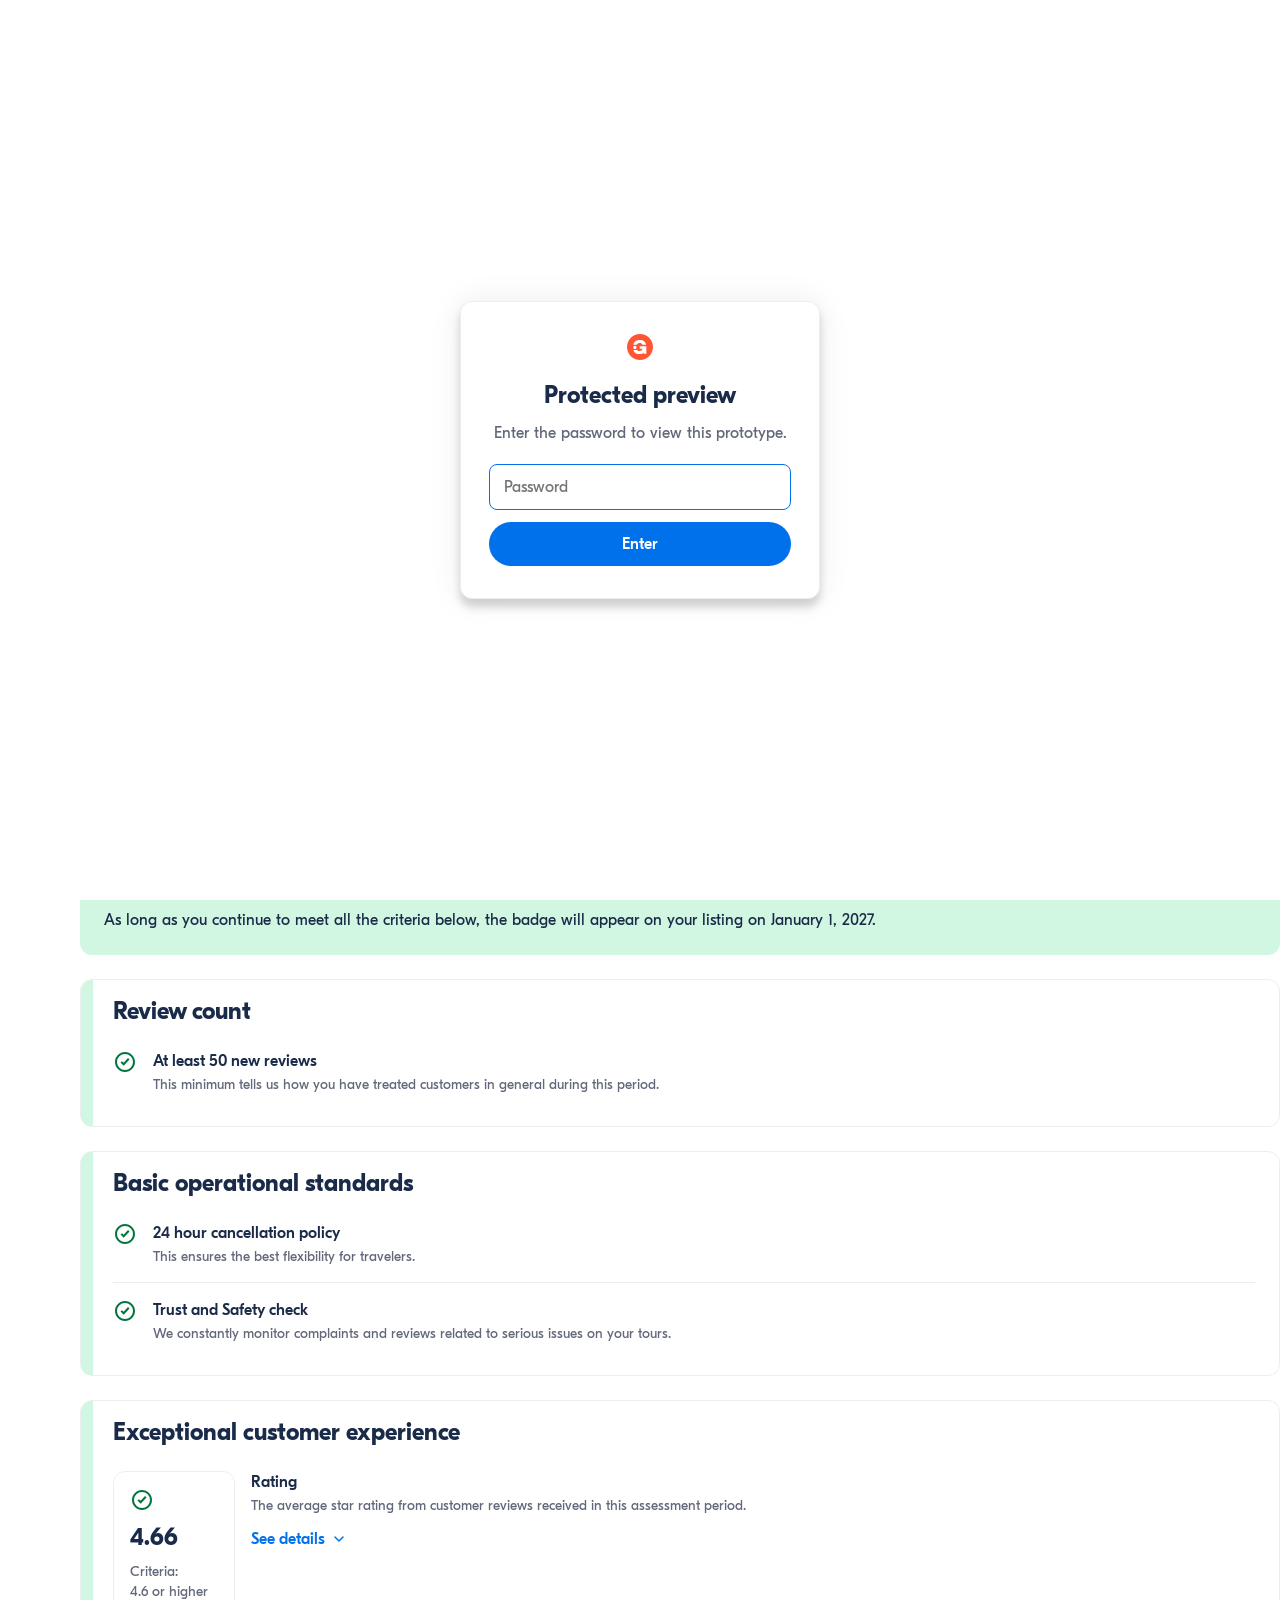
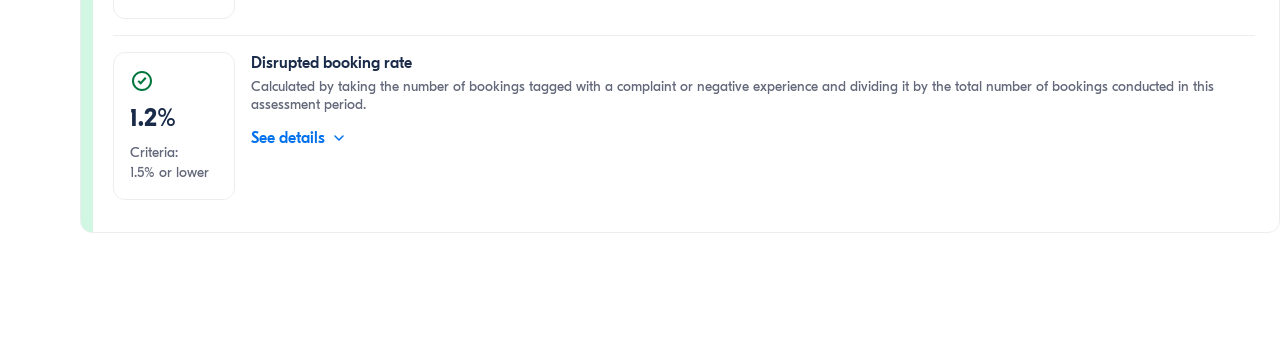
<file: index.html>
<!DOCTYPE html>
<html lang="en">
<head>
  <meta charset="UTF-8">
  <meta name="viewport" content="width=device-width, initial-scale=1.0">
  <title>Excellent Experience — Supplier Portal concept</title>
  <!-- defect-cards.css carries its own :root token fallbacks so it can run
       standalone, so it MUST load before tokens.css — otherwise those
       fallbacks override the page's real tokens. Order matters here. -->
  <link rel="stylesheet" href="css/defect-cards.css">
  <link rel="stylesheet" href="css/tokens.css">
  <link rel="stylesheet" href="css/styles.css">
  <link rel="stylesheet" href="css/criteria.css">
  <!-- Skip the password gate if already unlocked this session (avoids flash) -->
  <script>try{if(sessionStorage.getItem('sxp-auth')==='1')document.documentElement.className+=' authed';}catch(e){}</script>
</head>
<body>

  <!-- ===================== PASSWORD GATE (cosmetic — see js/auth-gate.js) ===================== -->
  <div id="auth-gate" class="auth-gate">
    <form class="auth-gate__card" id="auth-form">
      <img src="assets/logo-gyg.svg" alt="GetYourGuide" class="auth-gate__logo">
      <h1 class="auth-gate__title">Protected preview</h1>
      <p class="auth-gate__desc">Enter the password to view this prototype.</p>
      <input type="password" id="auth-input" class="auth-gate__input" placeholder="Password" autocomplete="current-password" aria-label="Password">
      <button type="submit" class="auth-gate__btn">Enter</button>
      <p class="auth-gate__error hidden" id="auth-error">Incorrect password. Try again.</p>
    </form>
  </div>

  <!-- ===================== TOP NAV ===================== -->
  <header class="topnav">
    <div style="display:flex;align-items:center;gap:24px;">
      <img src="assets/logo-gyg.svg" alt="GetYourGuide" class="topnav__logo">
    </div>
    <!-- Prototype affordance: switches which fixture in data/ the page renders. -->
    <div class="topnav__user" id="activity-switcher" role="button" tabindex="0"
         aria-haspopup="listbox" aria-expanded="false" aria-label="Switch activity">
      <div class="topnav__avatar"></div>
      <div class="topnav__user-info">
        <span class="topnav__name" id="switcher-label">&nbsp;</span>
        <span class="topnav__company" id="switcher-sublabel">&nbsp;</span>
      </div>
      <svg class="topnav__chevron" width="16" height="16" viewBox="0 0 16 16" fill="none">
        <path d="M4 6l4 4 4-4" stroke="#858995" stroke-width="1.5" stroke-linecap="round" stroke-linejoin="round"/>
      </svg>
      <ul class="switcher-menu" id="switcher-menu" role="listbox" aria-label="Activities" hidden></ul>
    </div>
  </header>

  <!-- ===================== SIDEBAR =====================
       Icons are the Compass SVGs exported from the design (366:10589), not
       redrawn. Their colours are baked in: #1A2B49 when idle, #0071EB on the
       active item — so there is no currentColor theming here. -->
  <aside class="sidebar">
    <button class="sidebar__item" aria-label="Activities">
      <img src="assets/icons/monument.svg" alt="" width="16" height="16">
    </button>
    <button class="sidebar__item" aria-label="Create">
      <img src="assets/icons/file-plus.svg" alt="" width="16" height="16">
    </button>
    <button class="sidebar__item" aria-label="Manage">
      <img src="assets/icons/grid.svg" alt="" width="16" height="16">
    </button>
    <button class="sidebar__item" aria-label="Bookings">
      <img src="assets/icons/calendar.svg" alt="" width="16" height="16">
    </button>
    <button class="sidebar__item sidebar__item--active" aria-label="Performance">
      <img src="assets/icons/magnifier-bar-chart.svg" alt="" width="16" height="16">
    </button>
    <button class="sidebar__item" aria-label="Finance">
      <img src="assets/icons/currency.svg" alt="" width="16" height="16">
    </button>
    <div class="sidebar__spacer"></div>
    <!-- Bottom item is an expand affordance in the design, not Settings. -->
    <button class="sidebar__item" aria-label="Expand menu">
      <img src="assets/icons/arrow-right.svg" alt="" width="16" height="16">
    </button>
  </aside>

  <!-- ===================== MAIN CONTENT ===================== -->
  <main class="page-main">
    <div class="page-inner">

      <a href="#" class="back-link">
        <svg width="24" height="24" viewBox="0 0 24 24" fill="none">
          <path d="M19 12H5M12 5l-7 7 7 7" stroke="currentColor" stroke-width="1.5" stroke-linecap="round" stroke-linejoin="round"/>
        </svg>
        Back to Performance
      </a>

      <h1 class="page-title" id="activity-title">&nbsp;</h1>

      <nav class="perf-tabs" role="tablist">
        <button class="perf-tab" role="tab" aria-selected="false">Performance overview</button>
        <button class="perf-tab perf-tab--active" role="tab" aria-selected="true">Excellence program</button>
        <button class="perf-tab" role="tab" aria-selected="false">Competitor report</button>
      </nav>

      <!-- ===================== PROMO HEADER ===================== -->
      <section class="tc-promo">
        <div class="tc-promo__head">
          <div class="tc-promo__intro">
            <h2 class="tc-promo__title">Get recognized with the Excellent Experience badge</h2>
            <!-- Copy is verbatim from 566:53353, which revises 566:53443: the
                 figure moved 5% -> 1%, the badge name lost its curly quotes and
                 took a capital E on Experience, and Originals / Certified became
                 bold "programs" rather than quoted "badges". The emphasis also
                 moved — "Every 3 months" is no longer bold, those two names are.
                 TODO(copy): 1% is closer to the deck's 1.4% of online activities
                 but still not it, and award cadence ("every 3 months") is listed
                 in the deck as an explicitly undecided question. -->
            <p class="tc-promo__desc">The Excellent Experience badge celebrates the top 1% of activities on our marketplace for consistently delivering a quality experience for customers. Every 3 months we check if your activity has met the requirements to be awarded the badge. This replaces both the <strong class="tc-promo__emphasis">Originals</strong> and <strong class="tc-promo__emphasis">Certified</strong> programs.</p>
          </div>
          <!-- The badge as a traveller would see it. Figma sets this in GYG Sans
               VF, which the prototype doesn't ship — GT Eesti Bold stands in. -->
          <span class="tc-promo__badge">
            <img src="assets/icons/logo-gyg-mark.svg" alt="" width="24" height="24">
            Excellent Experience
          </span>
        </div>

        <!-- Compass icons, exported from the design. supply-frontend's
             README-UI.md requires Compass icons and type even though the
             portal's components are PrimeVue, so PrimeIcons are not an option
             here. Fill changed from the design's #FA4F2D to #0071EB; that
             colour is baked into the files, so a re-export restores the orange. -->
        <div class="tc-promo__cards">
          <div class="tc-promo__card">
            <img class="tc-promo__icon" src="assets/icons/compass-badge.svg" alt="" width="24" height="24">
            <div class="tc-promo__card-text">
              <p class="tc-promo__card-title">Get booked with confidence</p>
              <p class="tc-promo__card-desc">The badge puts your commitment to quality front and center for travelers</p>
            </div>
          </div>
          <div class="tc-promo__card">
            <img class="tc-promo__icon" src="assets/icons/compass-magnifier.svg" alt="" width="24" height="24">
            <div class="tc-promo__card-text">
              <p class="tc-promo__card-title">Be seen by more customers</p>
              <p class="tc-promo__card-desc">Show up higher in search results and get featured in more emails to travelers</p>
            </div>
          </div>
          <div class="tc-promo__card">
            <img class="tc-promo__icon" src="assets/icons/compass-eye.svg" alt="" width="24" height="24">
            <div class="tc-promo__card-text">
              <p class="tc-promo__card-title">Become the easy choice</p>
              <p class="tc-promo__card-desc">When listings look alike, this badge is what sets you apart from competitors</p>
            </div>
          </div>
        </div>

        <button class="tc-promo__cta" type="button">
          Learn more
          <img src="assets/icons/arrow-right-24.svg" alt="" width="24" height="24">
        </button>
      </section>

      <!-- ===================== CRITERIA (rendered by js/criteria-render.js) ===================== -->
      <div id="criteria" class="tc-sections-wrap"></div>

      <div style="height:60px;"></div>

    </div><!-- /page-inner -->
  </main>

  <button class="help-btn" aria-label="Help">
    <svg width="18" height="18" viewBox="0 0 18 18" fill="none">
      <circle cx="9" cy="9" r="7.5" stroke="white" stroke-width="1.5"/>
      <path d="M7 7c0-1.1.9-2 2-2s2 .9 2 2c0 1.1-.9 1.7-1.5 2.2S9 10.2 9 11" stroke="white" stroke-width="1.5" stroke-linecap="round"/>
      <circle cx="9" cy="13.5" r=".75" fill="white"/>
    </svg>
    Help
  </button>

  <script src="js/interactions.js"></script>
  <script src="js/defect-cards.js"></script>
  <script src="js/trend-chart.js"></script>
  <script src="js/criteria-model.js"></script>
  <script src="js/criteria-render.js"></script>
  <script src="js/activity-switcher.js"></script>
  <script>
    // The switcher picks the fixture; add new ones in data/activities.json.
    ActivitySwitcher.init({
      onSelect(activity) {
        const model = TopChoice.build(activity);
        document.getElementById("activity-title").textContent = model.activityTitle;
        document.title = model.activityTitle + " — Excellent Experience";
        TopChoiceRender.render("#criteria", model);
      },
      onError(err, entry) {
        document.getElementById("criteria").innerHTML =
          '<p class="section-desc">Could not load ' + entry.file + ": " + err.message + "</p>";
      },
    });
  </script>
  <script src="js/auth-gate.js"></script>
</body>
</html>
</file>
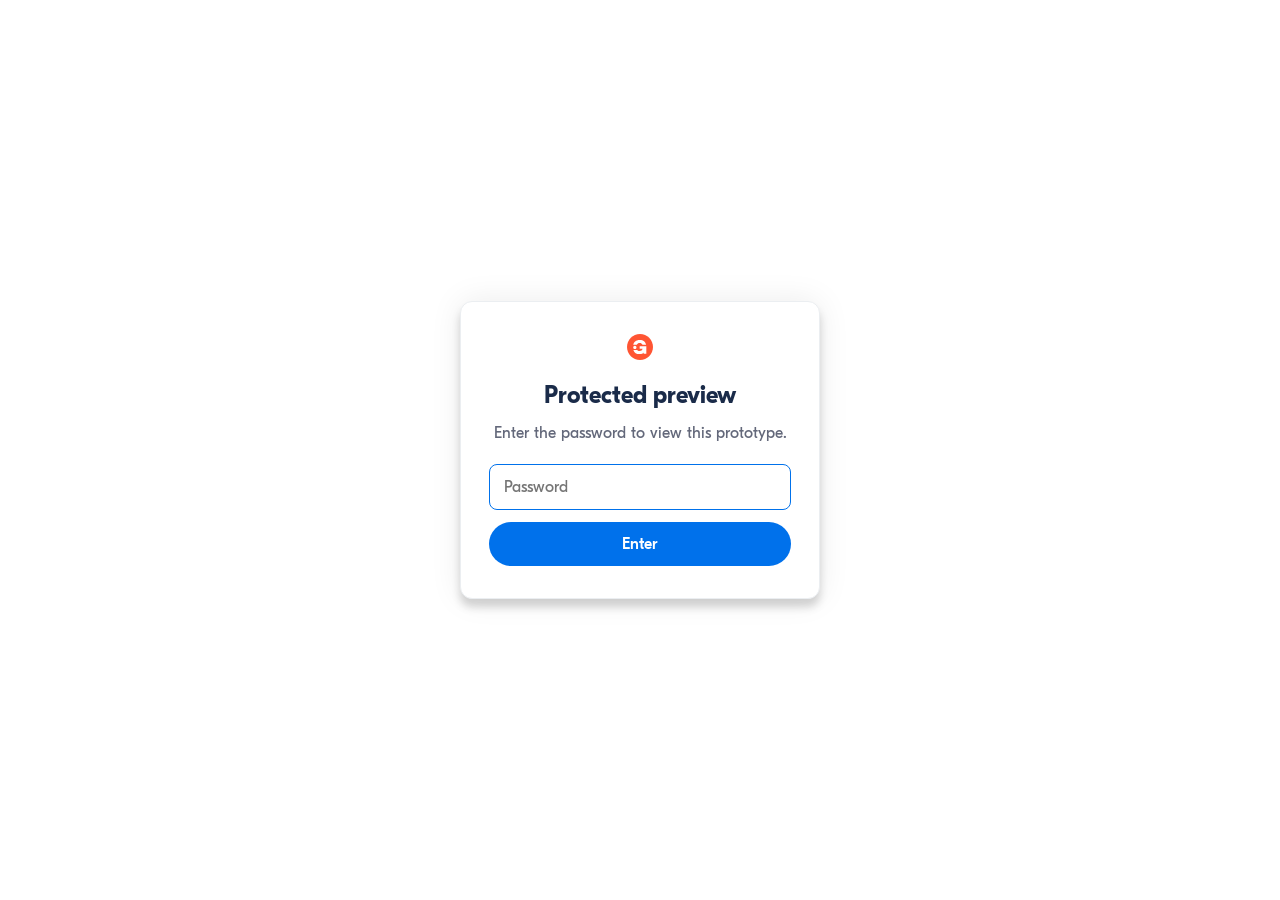
<file: v2/index.html>
<!DOCTYPE html>
<html lang="en">
<head>
  <meta charset="UTF-8">
  <meta name="viewport" content="width=device-width, initial-scale=1.0">
  <title>Excellence program — Supplier Portal concept</title>
  <!-- Round 2 does not load defect-cards.css: the breakdown is a PrimeVue
       Accordion (2423:103908), not the DBR portal's category layout. That
       stylesheet's :root fallbacks would clobber tokens.css anyway, which is
       why round 1 had to order them. -->
  <link rel="stylesheet" href="css/tokens.css">
  <link rel="stylesheet" href="css/styles.css">
  <link rel="stylesheet" href="css/round2.css">
  <script>try{if(sessionStorage.getItem('sxp-auth')==='1')document.documentElement.className+=' authed';}catch(e){}</script>
</head>
<body>

  <!-- ===================== PASSWORD GATE (cosmetic — see js/auth-gate.js) =====================
       Outside the Vue app on purpose: it gates the whole document, runs before
       any data is fetched, and has no reason to wait for the app to mount. -->
  <div id="auth-gate" class="auth-gate">
    <form class="auth-gate__card" id="auth-form">
      <img src="assets/logo-gyg.svg" alt="GetYourGuide" class="auth-gate__logo">
      <h1 class="auth-gate__title">Protected preview</h1>
      <p class="auth-gate__desc">Enter the password to view this prototype.</p>
      <input type="password" id="auth-input" class="auth-gate__input" placeholder="Password" autocomplete="current-password" aria-label="Password">
      <button type="submit" class="auth-gate__btn">Enter</button>
      <p class="auth-gate__error hidden" id="auth-error">Incorrect password. Try again.</p>
    </form>
  </div>

  <!-- Top nav, sidebar, page and help button are all rendered by AppShell. -->
  <div id="app"></div>

  <!-- Vendored browser builds, not a CDN: round-2 links go to real suppliers
       and a CDN stall would blank the page. See js/primevue-setup.js. -->
  <script src="vendor/vue.global.prod.js"></script>
  <script src="vendor/primevue.min.js"></script>
  <script src="vendor/primeuix-lara.js"></script>

  <script src="js/interactions.js"></script>
  <!-- Strings, English and Spanish. Before the model, which reads them. -->
  <script src="js/i18n.js"></script>
  <script src="js/criteria-model.js"></script>
  <script type="module" src="js/app-overview.js"></script>
  <script src="js/auth-gate.js"></script>
</body>
</html>
</file>
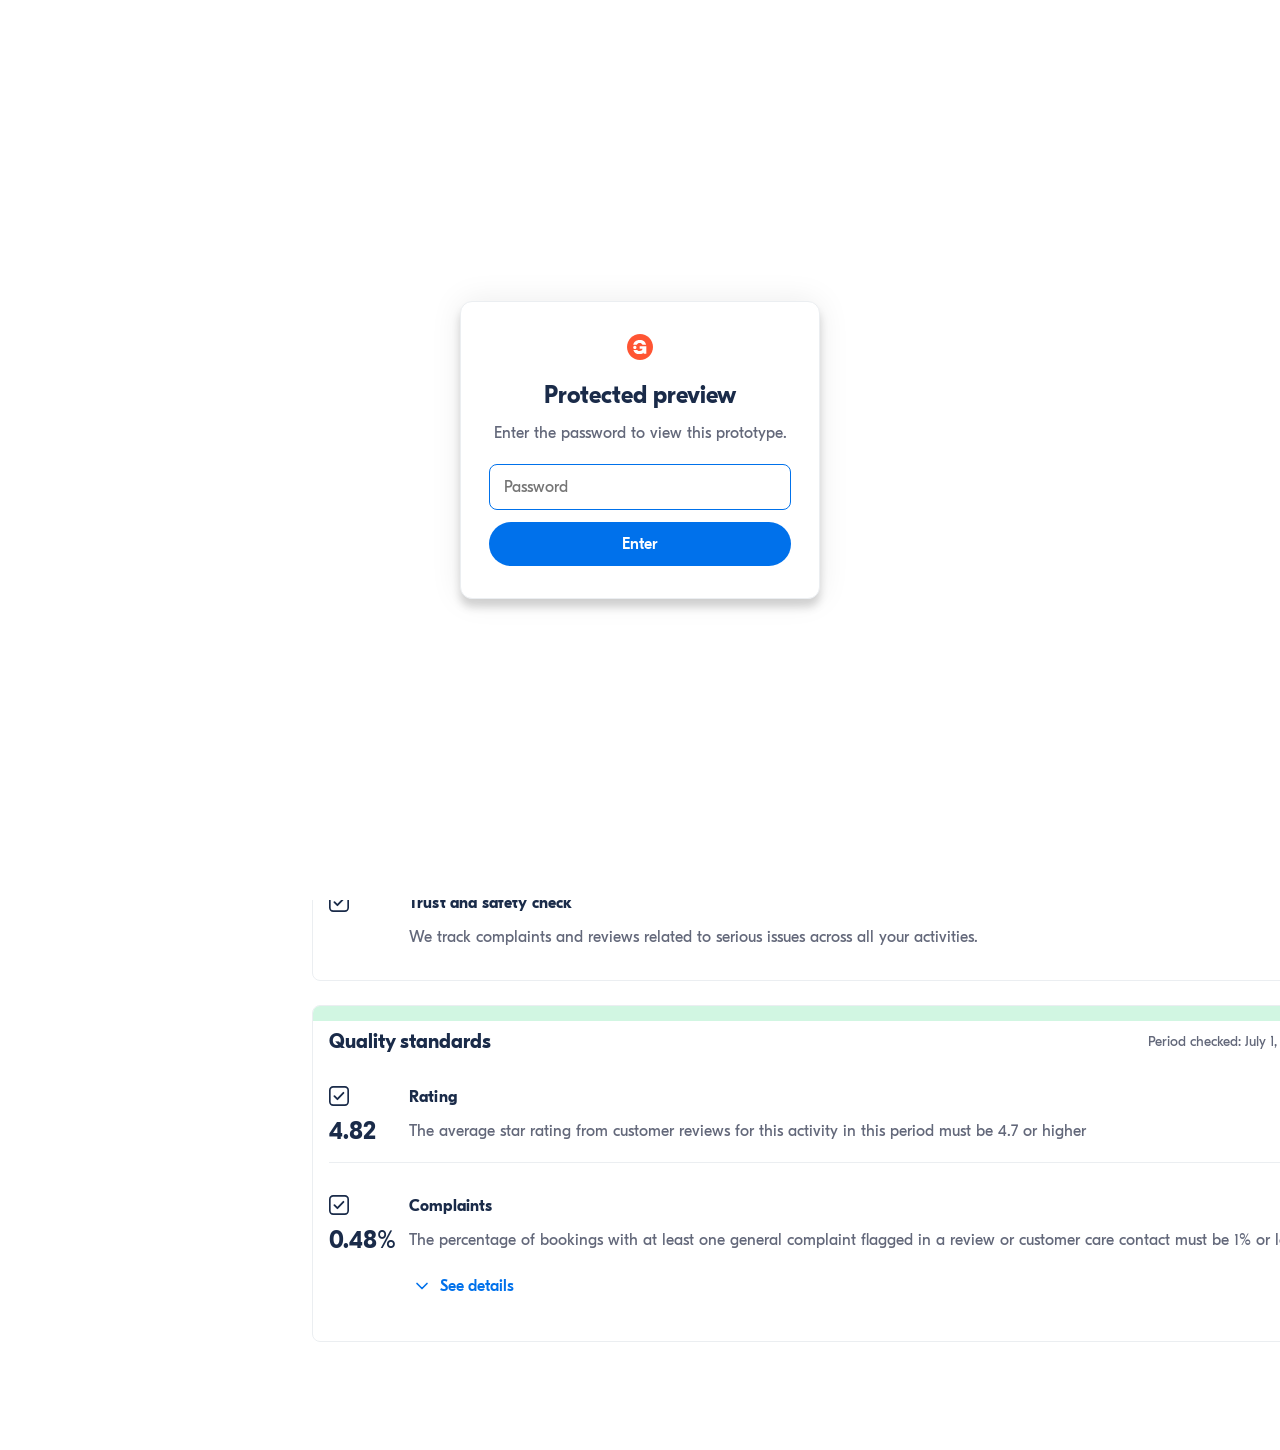
<file: v2/activity.html>
<!DOCTYPE html>
<html lang="en">
<head>
  <meta charset="UTF-8">
  <meta name="viewport" content="width=device-width, initial-scale=1.0">
  <title>Excellence program status — Supplier Portal concept</title>
  <link rel="stylesheet" href="css/tokens.css">
  <link rel="stylesheet" href="css/styles.css">
  <link rel="stylesheet" href="css/round2.css">
  <script>try{if(sessionStorage.getItem('sxp-auth')==='1')document.documentElement.className+=' authed';}catch(e){}</script>
</head>
<body>

  <div id="auth-gate" class="auth-gate">
    <form class="auth-gate__card" id="auth-form">
      <img src="assets/logo-gyg.svg" alt="GetYourGuide" class="auth-gate__logo">
      <h1 class="auth-gate__title">Protected preview</h1>
      <p class="auth-gate__desc">Enter the password to view this prototype.</p>
      <input type="password" id="auth-input" class="auth-gate__input" placeholder="Password" autocomplete="current-password" aria-label="Password">
      <button type="submit" class="auth-gate__btn">Enter</button>
      <p class="auth-gate__error hidden" id="auth-error">Incorrect password. Try again.</p>
    </form>
  </div>

  <div id="app"></div>

  <script src="vendor/vue.global.prod.js"></script>
  <script src="vendor/primevue.min.js"></script>
  <script src="vendor/primeuix-lara.js"></script>

  <script src="js/interactions.js"></script>
  <!-- Strings, English and Spanish. Before the model, which reads them. -->
  <script src="js/i18n.js"></script>
  <script src="js/criteria-model.js"></script>
  <script type="module" src="js/app-activity.js"></script>
  <script src="js/auth-gate.js"></script>
</body>
</html>
</file>
<file: css/defect-cards.css>
/* ============================================================
   DEFECT CARDS — portable styles (GYG design)
   Self-contained: bundles the GYG design tokens the cards use.
   If the host page already defines these --gyg-* / --font-* / --radius-*
   variables, the values here are identical and harmless.

   Fonts: these tokens reference "GT Eesti Pro Display". If the host page
   ships the GYG webfont, cards match exactly; otherwise they fall back to
   the system sans-serif stack below.
   ============================================================ */
:root {
  --gyg-label-primary: #1a2b49;
  --gyg-label-secondary: #63687a;
  --gyg-interactive-primary: #0071eb;
  --gyg-background-secondary: #ebeef1;
  --gyg-separator-primary: #ebeef1;
  --gyg-border-non-interactive: #ebeef1;

  --font-family: "GT Eesti Pro Display", -apple-system, BlinkMacSystemFont, "Segoe UI", Roboto, sans-serif;
  --font-caption: 400 14px/20px var(--font-family);
  --font-body: 400 16px/22px var(--font-family);
  --font-body-strong: 500 16px/22px var(--font-family);
  --font-title-4: 500 18px/24px var(--font-family);
  --font-title-3: 700 20px/24px var(--font-family);

  --radius-lg: 8px;
  --radius-pill: 32px;
}

/* Box sizing for the card subtree (safe if the host already sets this) */
.defect-cards, .defect-cards *, .defect-cards *::before, .defect-cards *::after { box-sizing: border-box; }

/* Shared button used by the Recommended Action + CTA row */
.defect-cards .btn-primary {
  background: var(--gyg-interactive-primary);
  color: #fff;
  border: 2px solid var(--gyg-interactive-primary);
  border-radius: var(--radius-pill);
  padding: 10px 24px;
  font: var(--font-body-strong);
  cursor: pointer;
  white-space: nowrap;
  text-align: center;
  transition: opacity 0.15s;
}
.defect-cards .btn-primary:hover { opacity: 0.88; }

/* ---- Cards ---- */
.defect-cards { display: flex; flex-direction: column; gap: 12px; }
.defect-cards__empty {
  background: #fff;
  border: 1px solid var(--gyg-border-non-interactive);
  border-radius: 12px;
  padding: 32px 24px;
  font: var(--font-body);
  color: var(--gyg-label-secondary);
  text-align: center;
}

.category-card {
  background: #fff;
  border: 1px solid var(--gyg-border-non-interactive);
  border-radius: 12px;
  overflow: hidden;
}

/* Body layout: [ left: title + defect rail ] | [ right: chevron + content ] */
.category-card__body {
  display: grid;
  grid-template-columns: minmax(280px, 360px) 1fr;
  gap: 32px;
  padding: 24px;
}

/* LEFT column */
.cc-left {
  display: flex;
  flex-direction: column;
  gap: 20px;
  border-right: 1px solid var(--gyg-separator-primary);
  padding-right: 28px;
}
.cc-left__head {
  display: flex;
  align-items: center;
  gap: 12px;
  background: none;
  border: none;
  text-align: left;
  padding: 0;
  cursor: pointer;
  color: var(--gyg-label-primary);
}
.cc-icon { display: inline-flex; color: var(--gyg-label-primary); flex-shrink: 0; }
.cc-title { font: var(--font-title-3); color: var(--gyg-label-primary); }

/* Defect selector rail */
.defect-nav { display: flex; flex-direction: column; gap: 4px; }
.defect-nav-item {
  display: flex;
  flex-direction: column;
  gap: 4px;
  width: 100%;
  text-align: left;
  padding: 12px 14px;
  background: transparent;
  border: none;
  border-radius: var(--radius-lg);
  cursor: pointer;
  transition: background 0.15s ease;
}
.defect-nav-item:hover { background: var(--gyg-background-secondary); }
.defect-nav-item.is-active { background: #e1f0ff; }
.defect-nav-item__title { font: var(--font-body-strong); color: var(--gyg-label-primary); }
.defect-nav-item.is-active .defect-nav-item__title { color: var(--gyg-interactive-primary); }
.defect-nav-item__desc { font: var(--font-caption); color: var(--gyg-label-secondary); }

/* RIGHT column */
.cc-right { position: relative; min-width: 0; }
.cc-collapse {
  position: absolute;
  top: 0; right: 0;
  background: none;
  border: none;
  cursor: pointer;
  color: var(--gyg-label-primary);
  padding: 0;
  display: inline-flex;
}
.category-card__chevron { transition: transform 0.2s ease; }
.category-card.is-collapsed .category-card__chevron { transform: rotate(180deg); }
.cc-content { display: flex; flex-direction: column; gap: 24px; padding-right: 40px; }

/* Collapsed: keep only the title (left) and chevron (right) on one row */
.category-card.is-collapsed .defect-nav,
.category-card.is-collapsed .cc-content { display: none; }
.category-card.is-collapsed .cc-left { border-right: none; padding-right: 0; gap: 0; }

/* Content row: "What you can do" + optional "FAQ resources" */
.dp-top { display: flex; gap: 48px; align-items: flex-start; }
.dp-advice { flex: 1 1 auto; min-width: 0; }
.dp-faq { flex: 0 0 300px; }
.dp-heading { font: var(--font-title-4); color: var(--gyg-label-primary); margin: 0 0 16px; }

.wycd-list { margin: 0; padding-left: 20px; display: flex; flex-direction: column; gap: 10px; }
.wycd-list li { font: var(--font-body); color: var(--gyg-label-primary); }
.dp-empty { font: var(--font-body); color: var(--gyg-label-secondary); margin: 0; }

.faq-list { list-style: none; margin: 0; padding: 0; display: flex; flex-direction: column; gap: 16px; }
.faq-list a { font: var(--font-body-strong); color: var(--gyg-interactive-primary); text-decoration: none; }
.faq-list a svg { display: inline-block; vertical-align: -0.25em; margin-left: 4px; }

/* Recommended-action card (bottom) */
.dp-ra { display: flex; flex-direction: column; gap: 12px; }
.dp-ra-card {
  border: 1px solid var(--gyg-border-non-interactive);
  border-radius: 12px;
  padding: 20px 24px;
  display: flex;
  align-items: center;
  justify-content: space-between;
  gap: 24px;
}
.dp-ra-card__main { display: flex; align-items: flex-start; gap: 14px; min-width: 0; }
.dp-ra-card__icon { color: var(--gyg-label-secondary); flex-shrink: 0; display: inline-flex; margin-top: 1px; }
.dp-ra-card__title { font: var(--font-body-strong); color: var(--gyg-label-primary); margin: 0; }
.dp-ra-card__desc { font: var(--font-caption); color: var(--gyg-label-secondary); margin: 4px 0 0; max-width: 620px; }
.dp-ra-card__btn { flex-shrink: 0; width: auto; }

/* Bottom CTA button row (only when no RA card) */
.dp-actions { display: flex; gap: 12px; flex-wrap: wrap; }
.btn-secondary {
  background: #fff;
  color: var(--gyg-interactive-primary);
  border: 2px solid var(--gyg-interactive-primary);
  border-radius: var(--radius-pill);
  padding: 8px 22px;
  font: var(--font-body-strong);
  cursor: pointer;
  white-space: nowrap;
  transition: background 0.15s;
}
.btn-secondary:hover { background: #e1f0ff; }
.dp-actions .btn-primary { width: auto; }

/* Responsive: stack the two columns on narrow screens */
@media (max-width: 720px) {
  .category-card__body { grid-template-columns: 1fr; }
  .cc-left { border-right: none; padding-right: 0; border-bottom: 1px solid var(--gyg-separator-primary); padding-bottom: 20px; }
  .cc-content { padding-right: 0; }
  .dp-top { flex-direction: column; gap: 24px; }
  .dp-faq { flex-basis: auto; }
}
</file>
<file: css/tokens.css>
@font-face {
  font-family: "GT Eesti Pro Display";
  src: url("../assets/fonts/GT-Eesti-Pro-Display-Regular.woff2") format("woff2");
  font-weight: 400;
  font-style: normal;
  font-display: swap;
}

@font-face {
  font-family: "GT Eesti Pro Display";
  src: url("../assets/fonts/GT-Eesti-Pro-Display-Medium.woff2") format("woff2");
  font-weight: 500;
  font-style: normal;
  font-display: swap;
}

@font-face {
  font-family: "GT Eesti Pro Display";
  src: url("../assets/fonts/GT-Eesti-Pro-Display-Bold.woff2") format("woff2");
  font-weight: 700;
  font-style: normal;
  font-display: swap;
}

/* GYG Sans Headline — the brand face, used for the traveller-facing badge.
   Figma asks for weight 575 of the variable font; these are static cuts, so
   Semibold (600) is the nearest available. */
@font-face {
  font-family: "GYG Sans Headline";
  src: url("../assets/fonts/GYGSansHeadline-Semibold.woff2") format("woff2");
  font-weight: 600;
  font-style: normal;
  font-display: swap;
}

:root {
  --gyg-label-primary: #1a2b49;
  --gyg-label-secondary: #63687a;
  --gyg-label-tertiary: #858995;
  --gyg-label-success: #00763d;
  --gyg-interactive-primary: #0071eb;
  --gyg-on-interactive-primary: #ffffff;
  --gyg-background-primary: #ffffff;
  --gyg-background-secondary: #ebeef1;
  --gyg-background-page: #ffffff;
  --gyg-separator-primary: #ebeef1;
  --gyg-border-non-interactive: #ebeef1;
  --gyg-surface-success-weak: #e8f8ef;
  --gyg-border-success: #b8e6cc;
  --gyg-tag-success-bg: #e8f8ef;
  --gyg-tag-success-text: #00763d;
  --gyg-surface-critical-weak: #ffe8ed;
  --gyg-surface-warning-weak: #ffecc1;
  --gyg-tag-critical-text: #b42318;
  --gyg-overlay: rgba(0, 0, 0, 0.4);
  --gyg-brand: #ff5533;

  --font-family: "GT Eesti Pro Display", -apple-system, BlinkMacSystemFont, "Segoe UI", Roboto, sans-serif;
  --font-label: 400 12px/16px var(--font-family);
  --font-caption: 400 14px/20px var(--font-family);
  --font-caption-strong: 500 14px/20px var(--font-family);
  --font-body: 400 16px/22px var(--font-family);
  --font-body-strong: 500 16px/22px var(--font-family);
  --font-caption-compact: 400 14px/18px var(--font-family);
  /* Weights below match Compass as implemented in supply-frontend
     (apps/supplier-portal-nuxt/utils/compass.ts). Title 4 is Bold there, not
     Medium — this token previously said 500. */
  --font-title-4: 700 18px/24px var(--font-family);
  --font-title-3: 700 20px/24px var(--font-family);
  --font-title-2: 700 24px/30px var(--font-family);

  --radius-sm: 4px;
  --radius-md: 6px;
  --radius-lg: 8px;
  --radius-pill: 32px;
  --shadow-popover: 0 2px 4px rgba(0, 0, 0, 0.1), 0 4px 6px rgba(0, 0, 0, 0.06);
  --shadow-modal: 0 0 32px rgba(0, 0, 0, 0.08), 0 8px 8px rgba(0, 0, 0, 0.16);
}

*, *::before, *::after { box-sizing: border-box; }

body {
  margin: 0;
  font: var(--font-body);
  color: var(--gyg-label-primary);
  background: var(--gyg-background-page);
}

button { font: inherit; cursor: pointer; }

a { color: var(--gyg-interactive-primary); text-decoration: none; }

a:hover { text-decoration: underline; }

.sr-only {
  position: absolute;
  width: 1px;
  height: 1px;
  padding: 0;
  margin: -1px;
  overflow: hidden;
  clip: rect(0, 0, 0, 0);
  white-space: nowrap;
  border: 0;
}
</file>
<file: css/styles.css>
/* ============================================================
   PORTAL SHELL
   ============================================================ */

html { min-width: 1440px; }

/* Top nav */
.topnav {
  position: fixed;
  top: 0; left: 0; right: 0;
  height: 60px;
  background: var(--gyg-background-primary);
  border-bottom: 1px solid var(--gyg-border-non-interactive);
  display: flex;
  align-items: center;
  justify-content: space-between;
  padding: 0 16px;
  z-index: 100;
}
.topnav__logo { height: 32px; }
.topnav__user {
  display: flex;
  align-items: center;
  gap: 8px;
  padding: 8px;
  border-radius: 8px;
  cursor: pointer;
}
.topnav__avatar {
  width: 24px; height: 24px;
  border-radius: 50%;
  background: linear-gradient(135deg, #c7d2fe, #818cf8);
}
.topnav__user-info { display: flex; flex-direction: column; }
.topnav__name { font: var(--font-caption-strong); color: var(--gyg-label-primary); }
.topnav__company { font: var(--font-label); color: var(--gyg-label-secondary); }
.topnav__chevron { color: var(--gyg-label-tertiary); }
/* ?supplier — the chip is a plain label, not a control (see
   js/activity-switcher.js). Drop the chevron and the pointer so nothing
   invites a click that now does nothing. */
.topnav__user--locked { cursor: default; }
.topnav__user--locked .topnav__chevron { display: none; }

/* Sidebar */
.sidebar {
  position: fixed;
  top: 60px; left: 0;
  width: 56px;
  height: calc(100vh - 60px);
  background: var(--gyg-background-primary);
  border-right: 1px solid var(--gyg-border-non-interactive);
  display: flex;
  flex-direction: column;
  align-items: center;
  padding: 12px 4px;
  gap: 4px;
  z-index: 90;
}
.sidebar__item {
  width: 32px; height: 32px;
  border: none;
  background: none;
  border-radius: 8px;
  display: flex;
  align-items: center;
  justify-content: center;
  cursor: pointer;
  transition: background 0.15s;
}
.sidebar__item:hover { background: var(--gyg-background-secondary); }
/* Active state is the surface only — the icon carries its own blue. */
.sidebar__item--active { background: var(--gyg-background-secondary); }
.sidebar__spacer { flex: 1; }

/* ============================================================
   PAGE LAYOUT
   ============================================================ */

.page-main {
  margin-left: 56px;
  margin-top: 60px;
  padding: 24px;
  min-height: calc(100vh - 60px);
  background: var(--gyg-background-page);
}
.page-inner {
  max-width: 1200px;
  display: flex;
  flex-direction: column;
  /* Design spaces the stacked blocks 24px apart (Figma 516:50282). */
  gap: 24px;
}

/* ============================================================
   PAGE HEADER
   ============================================================ */

.back-link {
  display: inline-flex;
  align-items: center;
  gap: 6px;
  font: var(--font-body);
  color: var(--gyg-interactive-primary);
  /* Trims the 24px page gap to the design's 16px back-link → title. */
  margin-bottom: -8px;
}
.back-link:hover { text-decoration: underline; }

.page-title {
  font-size: 36px;
  font-weight: 700;
  line-height: 44px;
  color: var(--gyg-label-primary);
  margin: 0;
}

/* ============================================================
   TABS
   ============================================================ */

.perf-tabs {
  display: flex;
  gap: 32px;
  border-bottom: 2px solid #dcdfe4;
  /* Design sits the tabs 10px under the title and 22px above the content;
     these trim the 24px page gap down to those. */
  margin: -14px 0 -2px;
}
.perf-tab {
  background: none;
  border: none;
  padding: 12px 2px;
  margin-bottom: -2px;
  font: var(--font-body-strong);
  color: var(--gyg-label-secondary);
  border-bottom: 2px solid transparent;
}
.perf-tab:hover { color: var(--gyg-label-primary); }
.perf-tab--active { color: var(--gyg-interactive-primary); border-bottom-color: var(--gyg-interactive-primary); }

/* ============================================================
   SECTIONS
   ============================================================ */

.page-section { display: flex; flex-direction: column; gap: 20px; }

.section-heading {
  font: var(--font-title-2);
  color: var(--gyg-label-primary);
  margin: 0;
}
.section-desc {
  font: var(--font-body);
  color: var(--gyg-label-secondary);
  margin: 0;
}

/* ============================================================
   CARDS
   ============================================================ */

.card {
  border: 1px solid var(--gyg-border-non-interactive);
  border-radius: 12px;
  padding: 24px;
  background: white;
  display: flex;
  flex-direction: column;
  gap: 16px;
}
.card__title {
  font: var(--font-body-strong);
  color: var(--gyg-label-primary);
  margin: 0;
}
.card__subtitle {
  font: var(--font-body);
  color: var(--gyg-label-secondary);
  margin: 0;
}

/* ============================================================
   FORM CONTROLS
   ============================================================ */

.select-input {
  display: flex;
  align-items: center;
  justify-content: space-between;
  gap: 8px;
  border: 1px solid #6b7280;
  border-radius: 8px;
  padding: 8px 12px;
  min-width: 160px;
  cursor: pointer;
  font: var(--font-body);
  color: var(--gyg-label-secondary);
  background: white;
  box-shadow: 0 1px 1px rgba(18,18,23,0.05);
}
.select-input svg { flex-shrink: 0; }

.toggle-switch {
  width: 48px; height: 28px;
  background: #d1d5db;
  border-radius: 30px;
  position: relative;
  flex-shrink: 0;
  transition: background 0.2s;
}
.toggle-switch.on { background: var(--gyg-interactive-primary); }
.toggle-handle {
  position: absolute;
  top: 4px; left: 4px;
  width: 20px; height: 20px;
  background: white;
  border-radius: 50%;
  transition: left 0.2s;
}
.toggle-switch.on .toggle-handle { left: 24px; }

/* ============================================================
   BUTTONS
   ============================================================ */

.btn-primary {
  background: var(--gyg-interactive-primary);
  color: white;
  border: 2px solid var(--gyg-interactive-primary);
  border-radius: var(--radius-pill);
  padding: 10px 24px;
  font: var(--font-body-strong);
  cursor: pointer;
  white-space: nowrap;
  text-align: center;
  transition: opacity 0.15s;
}
.btn-primary:hover { opacity: 0.88; }

.btn-dismiss {
  border: none;
  background: none;
  cursor: pointer;
  color: var(--gyg-label-tertiary);
  padding: 4px;
  display: flex;
  align-items: center;
  transition: color 0.15s;
}
.btn-dismiss:hover { color: var(--gyg-label-primary); }

/* ============================================================
   CHARTS
   ============================================================ */

.chart-wrapper { width: 100%; overflow: hidden; }
.line-chart { width: 100%; display: block; }

text.chart-axis {
  font-family: var(--font-family);
  font-size: 12px;
  fill: #7c8db5;
}

/* ============================================================
   HELP BUTTON (fixed)
   ============================================================ */

.help-btn {
  position: fixed;
  bottom: 30px; right: 30px;
  background: var(--gyg-label-primary);
  color: white;
  border: none;
  border-radius: var(--radius-pill);
  padding: 11px 20px;
  font: var(--font-body-strong);
  cursor: pointer;
  display: flex;
  align-items: center;
  gap: 8px;
  z-index: 200;
}

/* ============================================================
   UTILITIES
   ============================================================ */

.hidden { display: none !important; }

/* ============================================================
   PASSWORD GATE (cosmetic — see js/auth-gate.js)
   ============================================================ */

.auth-gate {
  position: fixed;
  inset: 0;
  z-index: 1000;
  background: var(--gyg-background-page);
  display: flex;
  align-items: center;
  justify-content: center;
  padding: 24px;
}
.authed .auth-gate { display: none; }
.auth-gate__card {
  width: 100%;
  max-width: 360px;
  display: flex;
  flex-direction: column;
  gap: 12px;
  text-align: center;
  background: #fff;
  border: 1px solid var(--gyg-border-non-interactive);
  border-radius: 12px;
  padding: 32px 28px;
  box-shadow: var(--shadow-modal);
}
.auth-gate__logo { height: 26px; width: auto; margin: 0 auto 8px; }
.auth-gate__title { font: var(--font-title-2); color: var(--gyg-label-primary); margin: 0; }
.auth-gate__desc { font: var(--font-body); color: var(--gyg-label-secondary); margin: 0 0 8px; }
.auth-gate__input {
  font: var(--font-body);
  color: var(--gyg-label-primary);
  padding: 11px 14px;
  border: 1px solid #dcdfe4;
  border-radius: 8px;
  width: 100%;
}
.auth-gate__input:focus { outline: none; border-color: var(--gyg-interactive-primary); }
.auth-gate__btn {
  background: var(--gyg-interactive-primary);
  color: #fff;
  border: none;
  border-radius: var(--radius-pill);
  padding: 11px 22px;
  font: var(--font-body-strong);
}
.auth-gate__btn:hover { opacity: 0.9; }
.auth-gate__error { font: var(--font-caption-strong); color: var(--gyg-tag-critical-text); margin: 4px 0 0; }
</file>
<file: css/criteria.css>
/* ============================================================
   TOP CHOICE — promo header, status banner, criteria sections
   ============================================================ */

:root {
  /* Saturated pair is for the status icons only. */
  --tc-met: #00763d;
  --tc-not-met: #b42318;
  /* Weak pair fills the banner and the section rails — gyg/surface/success-weak
     and critical-weak, per the design (Figma 516:50324, 516:50342). */
  --tc-met-weak: #d1f6e2;
  --tc-not-met-weak: #ffe8ed;
  /* gyg/label/critical — outlines a metric tile whose bar was missed. */
  --tc-critical-border: #c72a3d;
  --tc-promo-bg: #f1f5fa;
}

/* --- Promo header ------------------------------------------ */

.tc-promo {
  background: var(--tc-promo-bg);
  border-radius: 12px;
  padding: 24px;
  display: flex;
  flex-direction: column;
  gap: 24px;
}
.tc-promo__head {
  display: flex;
  align-items: flex-start;
  justify-content: space-between;
  gap: 24px;
}
.tc-promo__intro {
  display: flex;
  flex-direction: column;
  gap: 12px;
  max-width: 744px;
}
.tc-promo__title { font: var(--font-title-2); color: var(--gyg-label-primary); margin: 0; }
.tc-promo__desc { font: var(--font-body); color: var(--gyg-label-primary); margin: 0; }
/* Compass has no 700 weight at body size — Body Strong is Medium 500. Setting
   the token explicitly stops <strong> falling back to the browser's bold. */
.tc-promo__emphasis { font: var(--font-body-strong); }

/* The traveller-facing badge, shown as a chip (672:64648). Figma rotates it a
   fraction of a degree so it reads as an artefact rather than a UI element.
   Metrics below are the design's exact values. Set in GYG Sans Headline — the
   brand face, not the Compass GT Eesti the rest of the page uses. Figma asks
   for weight 575 of the variable font; we have static cuts, so Semibold (600)
   is the nearest. */
.tc-promo__badge {
  flex-shrink: 0;
  display: inline-flex;
  align-items: center;
  gap: 5.367px;
  background: var(--gyg-label-primary);
  color: #fff;
  border-radius: 5.367px;
  padding: 0 10.734px;
  height: 32.202px;
  font-family: "GYG Sans Headline", var(--font-family);
  font-size: 18.78px;
  font-weight: 600;
  line-height: 1.5;
  white-space: nowrap;
  transform: rotate(-0.28deg);
}
.tc-promo__badge img { width: 24.117px; height: 24.117px; }

.tc-promo__cards {
  display: grid;
  grid-template-columns: repeat(3, 1fr);
  gap: 42px;
}
.tc-promo__card {
  background: var(--gyg-background-primary);
  border: 1px solid var(--gyg-border-non-interactive);
  border-radius: 16px;
  padding: 32px;
  display: flex;
  flex-direction: column;
  gap: 20px;
}
.tc-promo__card-text { display: flex; flex-direction: column; gap: 12px; }
.tc-promo__icon { display: block; }
.tc-promo__card-title { font: var(--font-title-3); color: var(--gyg-label-primary); margin: 0; }
.tc-promo__card-desc { font: var(--font-body); color: var(--gyg-label-secondary); margin: 0; }

.tc-promo__cta {
  align-self: flex-start;
  display: inline-flex;
  align-items: center;
  gap: 8px;
  background: var(--gyg-background-primary);
  border: 1px solid var(--gyg-interactive-primary);
  color: var(--gyg-interactive-primary);
  border-radius: var(--radius-pill);
  padding: 10px 20px;
  font: var(--font-body-strong);
}
.tc-promo__cta:hover { background: #f0f7ff; }

/* --- Activity switcher (top-right) -------------------------- */

#activity-switcher { position: relative; outline: none; }
#activity-switcher:hover { background: var(--gyg-background-secondary); }
#activity-switcher:focus-visible { box-shadow: 0 0 0 2px var(--gyg-interactive-primary); }

.switcher-menu {
  position: absolute;
  top: calc(100% + 4px);
  right: 0;
  min-width: 260px;
  margin: 0;
  padding: 4px;
  list-style: none;
  background: var(--gyg-background-primary);
  border: 1px solid var(--gyg-border-non-interactive);
  border-radius: 12px;
  box-shadow: var(--shadow-popover);
  z-index: 300;
}
.switcher-menu__item {
  display: flex;
  flex-direction: column;
  gap: 2px;
  padding: 10px 12px;
  border-radius: 8px;
  cursor: pointer;
  outline: none;
}
.switcher-menu__item:hover,
.switcher-menu__item:focus-visible { background: var(--gyg-background-secondary); }
.switcher-menu__item[aria-selected="true"] { background: #f0f7ff; }
.switcher-menu__label { font: var(--font-caption-strong); color: var(--gyg-label-primary); }
.switcher-menu__sub { font: var(--font-label); color: var(--gyg-label-secondary); }

/* --- Status icon -------------------------------------------- */

.tc-status { display: inline-flex; flex-shrink: 0; }
.tc-status--met { color: var(--tc-met); }
.tc-status--not-met { color: var(--tc-not-met); }

/* --- Status banner ------------------------------------------ */

.tc-banner {
  border-radius: 12px;
  padding: 24px;
  display: flex;
  flex-direction: column;
  gap: 12px;
}
.tc-banner--met { background: var(--tc-met-weak); }
.tc-banner--not-met { background: var(--tc-not-met-weak); }
.tc-banner__head { display: flex; align-items: center; gap: 12px; }
.tc-banner__title { font: var(--font-title-3); color: var(--gyg-label-primary); margin: 0; }
.tc-banner__desc { font: var(--font-body); color: var(--gyg-label-primary); margin: 0; }

/* --- Section ------------------------------------------------ */

.tc-sections-wrap { display: flex; flex-direction: column; gap: 24px; }
.tc-heading { display: flex; flex-direction: column; gap: 10px; }

/* --- Assessment period select (757:29008) ------------------
   Inert by design — see renderPeriodSelect in js/criteria-render.js.
   PrimeVue's select, rebuilt on a native <select> so the prototype keeps
   keyboard and screen-reader behaviour for free. The chevron is Compass,
   drawn inline because `appearance: none` removes the native arrow. */
.tc-period { display: flex; flex-direction: column; gap: 8px; }
.tc-period__label {
  font: var(--font-body);
  line-height: 21px;
  color: var(--gyg-label-secondary);
}
/* 216px is the design's width. Held as a minimum rather than a fixed size:
   at the rendered font "Jul 1, 2026 – Dec 31, 2026" overflows it by a couple
   of pixels and the year clips. Growing to fit keeps longer ranges safe too. */
.tc-period__control { position: relative; width: max-content; min-width: 216px; }
.tc-period__select {
  appearance: none;
  -webkit-appearance: none;
  width: 100%;
  min-height: 44px;
  /* Right padding clears the 40px chevron well. */
  padding: 8px 40px 8px 12px;
  background: var(--gyg-background-primary);
  border: 1px solid #dcdfe4;
  border-radius: 8px;
  font: var(--font-body);
  color: var(--gyg-label-secondary);
  cursor: pointer;
}
.tc-period__select:focus-visible {
  outline: none;
  border-color: var(--gyg-interactive-primary);
  box-shadow: 0 0 0 2px var(--gyg-interactive-primary);
}
.tc-period__chevron {
  position: absolute;
  top: 50%;
  right: 8px;
  transform: translateY(-50%);
  color: var(--gyg-label-primary);
  pointer-events: none;
}
.tc-sections { display: flex; flex-direction: column; gap: 24px; }

.tc-section {
  position: relative;
  border: 1px solid var(--gyg-border-non-interactive);
  border-radius: 12px;
  overflow: hidden;
  background: var(--gyg-background-primary);
}
/* Left rail — segmented, one slice per row (516:50960 draws it as two
   rectangles, red down to the end of the failing row and green from there).
   Design clips a 24px rect to ~11px inside the card's left edge.

   This base layer covers the section header, which sits above the first row.
   Rows are ordered failing-first, so "any row failed" and "the first row
   failed" are the same condition — the header always matches the slice
   directly beneath it. */
.tc-section::before {
  content: "";
  position: absolute;
  top: 0; left: 0; bottom: 0;
  width: 12px;
}
.tc-section--met::before { background: var(--tc-met-weak); }
.tc-section--not-met::before { background: var(--tc-not-met-weak); }

/* Each row paints its own slice over the base, reaching back out of the rows
   container's 32px left padding to the card edge. The first and last slices
   stretch over that container's padding so the rail stays unbroken, and every
   slice overlaps the 1px row separator above it for the same reason. */
.tc-row::before {
  content: "";
  position: absolute;
  top: -1px; bottom: 0; left: -32px;
  width: 12px;
}
.tc-row--met::before { background: var(--tc-met-weak); }
.tc-row--not-met::before { background: var(--tc-not-met-weak); }
.tc-section__rows > .tc-row:first-child::before { top: -8px; }
.tc-section__rows > .tc-row:last-child::before { bottom: -16px; }

.tc-section__head { padding: 16px 24px 0 32px; }
.tc-section__title { font: var(--font-title-2); color: var(--gyg-label-primary); margin: 0; }
.tc-section__rows { padding: 8px 24px 16px 32px; }

/* --- Row ---------------------------------------------------- */

.tc-row {
  position: relative;
  display: flex;
  gap: 16px;
  padding: 16px 0;
  border-top: 1px solid var(--gyg-separator-primary);
}
.tc-section__rows > .tc-row:first-child { border-top: none; }
.tc-row__body { flex: 1; display: flex; flex-direction: column; gap: 4px; min-width: 0; }
.tc-row__label { font: var(--font-body-strong); color: var(--gyg-label-primary); margin: 0; }
.tc-row__desc { font: var(--font-caption-compact); color: var(--gyg-label-secondary); margin: 0; }
.tc-row__help {
  font: var(--font-caption-compact);
  color: var(--tc-not-met);
  margin: 4px 0 0;
}
/* Replaces the description on gates that fail outright. Body size and the
   primary label colour — not red — so it reads as an explanation, not an
   error string (Figma 516:51713). */
.tc-row__fail-desc {
  font: var(--font-body);
  color: var(--gyg-label-primary);
  margin: 0;
}
.tc-row__body--replaced { gap: 16px; }

/* --- Confirmed Trust & Safety cases table (516:51482) ------- */

.tc-cases {
  width: 100%;
  border: 1px solid var(--gyg-border-non-interactive);
  border-radius: 12px;
  border-collapse: collapse;
  overflow: hidden;
  table-layout: fixed;
  background: var(--gyg-background-primary);
}
.tc-cases__th,
.tc-cases__td {
  text-align: left;
  padding: 12px 16px;
  border-bottom: 1px solid #dcdfe4;
  color: var(--gyg-label-primary);
  overflow: hidden;
  text-overflow: ellipsis;
  white-space: nowrap;
}
.tc-cases__th { font: var(--font-body-strong); height: 48px; }
.tc-cases__td { font: var(--font-body); height: 52px; }
.tc-cases tbody tr:last-child .tc-cases__td { border-bottom: none; }
.tc-cases__col--activity { width: 44%; }
.tc-cases__col--confirmed { width: 17%; }
.tc-cases__col--case_number { width: 19%; }
.tc-cases__col--excluded_until { width: 20%; }

/* --- Metric row --------------------------------------------- */

.tc-row--metric { align-items: flex-start; }
.tc-metric {
  width: 122px;
  flex-shrink: 0;
  border: 1px solid var(--gyg-border-non-interactive);
  border-radius: 12px;
  padding: 16px;
  display: flex;
  flex-direction: column;
  gap: 10px;
}
/* A missed bar outlines the whole tile in critical (516:51043). */
.tc-metric--not-met { border-color: var(--tc-critical-border); }
/* The review-count tile pairs its icon with the number on one line, instead of
   stacking it above (796:29978). Centring is against the number's 30px line
   box, which is what puts the 24px icon 3px down from the row's top edge. */
.tc-metric__head {
  display: flex;
  align-items: center;
  gap: 8px;
  /* Hug the icon+number pair rather than stretching across the tile, matching
     the design's 58px box. Invisible as it stands — nothing is centred or
     filled — but it keeps the box honest if either ever gains a background. */
  align-self: flex-start;
}
.tc-metric__value { font: var(--font-title-2); color: var(--gyg-label-primary); margin: 0; }
/* Figma marks this node whitespace-nowrap; at 14px "Criteria: ≤ 1.5%" is a
   few px wider than the 122px tile's inner width, so let it run rather than wrap. */
/* Two lines — "Criteria:" then the threshold (516:50363), so nowrap would
   fight the explicit <br>. */
.tc-metric__bar { font: var(--font-caption); color: var(--gyg-label-secondary); margin: 0; }

.tc-details {
  align-self: flex-start;
  margin-top: 8px;
  display: inline-flex;
  align-items: center;
  gap: 6px;
  background: none;
  border: none;
  padding: 0;
  font: var(--font-body-strong);
  line-height: 24px;
  color: var(--gyg-interactive-primary);
}
.tc-details:hover { text-decoration: underline; }
.tc-details svg { transition: transform 0.15s; }
.tc-details.open svg { transform: rotate(180deg); }

.tc-details__panel { margin-top: 12px; }
/* position:relative anchors the hover card, which is a DOM node rather than
   part of the SVG so it can carry the design's shadow and wrap text. */
/* overflow is visible, not hidden: the hover card is anchored to the data
   point and would be clipped at the top of the chart otherwise. The SVG is
   width:100% so it has nothing to overflow with. */
.tc-trend { width: 100%; overflow: visible; position: relative; }
.trend-dot { fill: #1a2b49; pointer-events: none; }
.trend-tip {
  position: absolute;
  transform: translateY(-50%);
  min-width: 80px;
  padding: 8px 12px;
  background: var(--gyg-background-primary);
  border-radius: 8px;
  /* overlay/popover/shadow */
  box-shadow: 0 2px 4px -2px rgba(0, 0, 0, 0.1), 0 4px 6px -1px rgba(0, 0, 0, 0.1);
  pointer-events: none;
  z-index: 2;
  white-space: nowrap;
}
.trend-tip__label {
  font: var(--font-label);
  color: var(--gyg-label-secondary);
  margin: 0;
}
.trend-tip__value {
  font: var(--font-body);
  color: #000;
  margin: 0 0 8px;
}
.trend-tip__value:last-child { margin-bottom: 0; }
/* Months that missed the bar. The design fills these amber; weak red ties the
   shading to the same critical surface the rails and banner already use. */
.trend-band { fill: var(--tc-not-met-weak); }
.tc-disruptions { margin-top: 24px; }
/* The defect-cards card is a standalone panel in the DBR portal; here it sits
   inside an already-bordered row, so drop its own frame. Its category heading
   becomes the design's "Top disruptions" label, with no category icon. */
.tc-disruptions .category-card { border: none; border-radius: 0; }
.tc-disruptions .cc-icon { display: none; }

/* The Trust & Safety tag-rate rail sits inline under the copy rather than in a
   "See details" panel, and 516:52273 shows no category heading above it — the
   row's own "Trust and Safety check" label already titles the block. */
/* "Most common" marker on the standout tag. Deliberately quiet — it ranks the
   list, it is not a second severity signal competing with the red/green rail.
   Scoped here, like every other deviation, so defect-cards.css stays shared. */
.tc-disruptions .tc-top-tag {
  display: inline-block;
  margin-left: 8px;
  padding: 1px 6px;
  border-radius: 4px;
  background: var(--gyg-background-secondary);
  color: var(--gyg-label-secondary);
  font: var(--font-label);
  vertical-align: middle;
}

.tc-disruptions--inline { margin-top: 16px; }
.tc-disruptions--inline .cc-left__head { display: none; }

/* --- Overrides to match Figma 672:64888 -------------------------------
   css/defect-cards.css is shared with the DBR portal and must not change,
   so every deviation the SXP design asks for is scoped to .tc-disruptions.

   The DBR portal's card is a standalone panel: it pads itself and sets the
   advice and resources side by side. Here it is nested inside an already
   padded row, and the design stacks the right column instead. */

/* 1. No self-padding. The design's 24px above the card is already supplied
      by .tc-disruptions' margin-top, so this is a flat reset, not 0 top. */
.tc-disruptions .category-card__body { padding: 0; }

/* 2. Right column is one stack — "What you can do", then "Resources",
      then the CTA — not a two-column split with resources in an aside. */
.tc-disruptions .dp-top { flex-direction: column; gap: 24px; }
.tc-disruptions .dp-faq { flex: 0 0 auto; }

/* 3. The CTA is the outlined button variant, not the filled one.
      1px border per the design; the shared filled button uses 2px. */
.tc-disruptions .btn-primary {
  background: transparent;
  color: var(--gyg-interactive-primary);
  border: 1px solid var(--gyg-interactive-primary);
}
/* #e1f0ff, not a token: defect-cards.css hardcodes it for .btn-secondary:hover
   and .defect-nav-item.is-active, and there is no highlight-weak token here. */
.tc-disruptions .btn-primary:hover {
  opacity: 1;
  background: #e1f0ff;
}
.tc-details__placeholder {
  font: var(--font-caption);
  color: var(--gyg-label-tertiary);
  margin: 0;
  text-align: center;
}
</file>
<file: v2/css/tokens.css>
@font-face {
  font-family: "GT Eesti Pro Display";
  src: url("../assets/fonts/GT-Eesti-Pro-Display-Regular.woff2") format("woff2");
  font-weight: 400;
  font-style: normal;
  font-display: swap;
}

@font-face {
  font-family: "GT Eesti Pro Display";
  src: url("../assets/fonts/GT-Eesti-Pro-Display-Medium.woff2") format("woff2");
  font-weight: 500;
  font-style: normal;
  font-display: swap;
}

@font-face {
  font-family: "GT Eesti Pro Display";
  src: url("../assets/fonts/GT-Eesti-Pro-Display-Bold.woff2") format("woff2");
  font-weight: 700;
  font-style: normal;
  font-display: swap;
}

/* GYG Sans Headline — the brand face, used for the traveller-facing badge.
   Figma asks for weight 575 of the variable font; these are static cuts, so
   Semibold (600) is the nearest available. */
@font-face {
  font-family: "GYG Sans Headline";
  src: url("../assets/fonts/GYGSansHeadline-Semibold.woff2") format("woff2");
  font-weight: 600;
  font-style: normal;
  font-display: swap;
}

:root {
  --gyg-label-primary: #1a2b49;
  --gyg-label-secondary: #63687a;
  --gyg-label-tertiary: #858995;
  --gyg-label-success: #00763d;
  --gyg-interactive-primary: #0071eb;
  --gyg-on-interactive-primary: #ffffff;
  --gyg-background-primary: #ffffff;
  --gyg-background-secondary: #ebeef1;
  --gyg-background-page: #ffffff;
  --gyg-separator-primary: #ebeef1;
  --gyg-border-non-interactive: #ebeef1;
  --gyg-surface-success-weak: #e8f8ef;
  --gyg-border-success: #b8e6cc;
  --gyg-tag-success-bg: #e8f8ef;
  --gyg-tag-success-text: #00763d;
  --gyg-surface-critical-weak: #ffe8ed;
  --gyg-surface-warning-weak: #ffecc1;
  --gyg-tag-critical-text: #b42318;
  --gyg-overlay: rgba(0, 0, 0, 0.4);
  --gyg-brand: #ff5533;

  --font-family: "GT Eesti Pro Display", -apple-system, BlinkMacSystemFont, "Segoe UI", Roboto, sans-serif;
  --font-label: 400 12px/16px var(--font-family);
  --font-caption: 400 14px/20px var(--font-family);
  --font-caption-strong: 500 14px/20px var(--font-family);
  --font-body: 400 16px/22px var(--font-family);
  --font-body-strong: 500 16px/22px var(--font-family);
  --font-caption-compact: 400 14px/18px var(--font-family);
  /* Weights below match Compass as implemented in supply-frontend
     (apps/supplier-portal-nuxt/utils/compass.ts). Title 4 is Bold there, not
     Medium — this token previously said 500. */
  --font-title-4: 700 18px/24px var(--font-family);
  --font-title-3: 700 20px/24px var(--font-family);
  --font-title-2: 700 24px/30px var(--font-family);

  --radius-sm: 4px;
  --radius-md: 6px;
  --radius-lg: 8px;
  --radius-pill: 32px;
  --shadow-popover: 0 2px 4px rgba(0, 0, 0, 0.1), 0 4px 6px rgba(0, 0, 0, 0.06);
  --shadow-modal: 0 0 32px rgba(0, 0, 0, 0.08), 0 8px 8px rgba(0, 0, 0, 0.16);
}

*, *::before, *::after { box-sizing: border-box; }

body {
  margin: 0;
  font: var(--font-body);
  color: var(--gyg-label-primary);
  background: var(--gyg-background-page);
}

button { font: inherit; cursor: pointer; }

a { color: var(--gyg-interactive-primary); text-decoration: none; }

a:hover { text-decoration: underline; }

.sr-only {
  position: absolute;
  width: 1px;
  height: 1px;
  padding: 0;
  margin: -1px;
  overflow: hidden;
  clip: rect(0, 0, 0, 0);
  white-space: nowrap;
  border: 0;
}
</file>
<file: v2/css/styles.css>
/* ============================================================
   PORTAL SHELL
   ============================================================ */

html { min-width: 1440px; }

/* Top nav */
.topnav {
  position: fixed;
  top: 0; left: 0; right: 0;
  height: 60px;
  background: var(--gyg-background-primary);
  border-bottom: 1px solid var(--gyg-border-non-interactive);
  display: flex;
  align-items: center;
  justify-content: space-between;
  padding: 0 16px;
  z-index: 100;
}
.topnav__logo { height: 32px; }
.topnav__user {
  display: flex;
  align-items: center;
  gap: 8px;
  padding: 8px;
  border-radius: 8px;
  cursor: pointer;
}
.topnav__avatar {
  width: 24px; height: 24px;
  border-radius: 50%;
  background: linear-gradient(135deg, #c7d2fe, #818cf8);
}
.topnav__user-info { display: flex; flex-direction: column; }
.topnav__name { font: var(--font-caption-strong); color: var(--gyg-label-primary); }
.topnav__company { font: var(--font-label); color: var(--gyg-label-secondary); }
.topnav__chevron { color: var(--gyg-label-tertiary); }
/* ?supplier — the chip is a plain label, not a control (see
   js/activity-switcher.js). Drop the chevron and the pointer so nothing
   invites a click that now does nothing. */
.topnav__user--locked { cursor: default; }
.topnav__user--locked .topnav__chevron { display: none; }

/* Sidebar */
.sidebar {
  position: fixed;
  top: 60px; left: 0;
  width: 56px;
  height: calc(100vh - 60px);
  background: var(--gyg-background-primary);
  border-right: 1px solid var(--gyg-border-non-interactive);
  display: flex;
  flex-direction: column;
  align-items: center;
  padding: 12px 4px;
  gap: 4px;
  z-index: 90;
}
.sidebar__item {
  width: 32px; height: 32px;
  border: none;
  background: none;
  border-radius: 8px;
  display: flex;
  align-items: center;
  justify-content: center;
  cursor: pointer;
  transition: background 0.15s;
}
.sidebar__item:hover { background: var(--gyg-background-secondary); }
/* Active state is the surface only — the icon carries its own blue. */
.sidebar__item--active { background: var(--gyg-background-secondary); }
.sidebar__spacer { flex: 1; }

/* ============================================================
   PAGE LAYOUT
   ============================================================ */

.page-main {
  margin-left: 56px;
  margin-top: 60px;
  padding: 24px;
  min-height: calc(100vh - 60px);
  background: var(--gyg-background-page);
}
.page-inner {
  max-width: 1200px;
  display: flex;
  flex-direction: column;
  /* Design spaces the stacked blocks 24px apart (Figma 516:50282). */
  gap: 24px;
}

/* ============================================================
   PAGE HEADER
   ============================================================ */

.back-link {
  display: inline-flex;
  align-items: center;
  gap: 6px;
  font: var(--font-body);
  color: var(--gyg-interactive-primary);
  /* Trims the 24px page gap to the design's 16px back-link → title. */
  margin-bottom: -8px;
}
.back-link:hover { text-decoration: underline; }

.page-title {
  font-size: 36px;
  font-weight: 700;
  line-height: 44px;
  color: var(--gyg-label-primary);
  margin: 0;
}

/* ============================================================
   TABS
   ============================================================ */

.perf-tabs {
  display: flex;
  gap: 32px;
  border-bottom: 2px solid #dcdfe4;
  /* Design sits the tabs 10px under the title and 22px above the content;
     these trim the 24px page gap down to those. */
  margin: -14px 0 -2px;
}
.perf-tab {
  background: none;
  border: none;
  padding: 12px 2px;
  margin-bottom: -2px;
  font: var(--font-body-strong);
  color: var(--gyg-label-secondary);
  border-bottom: 2px solid transparent;
}
.perf-tab:hover { color: var(--gyg-label-primary); }
.perf-tab--active { color: var(--gyg-interactive-primary); border-bottom-color: var(--gyg-interactive-primary); }

/* ============================================================
   SECTIONS
   ============================================================ */

.page-section { display: flex; flex-direction: column; gap: 20px; }

.section-heading {
  font: var(--font-title-2);
  color: var(--gyg-label-primary);
  margin: 0;
}
.section-desc {
  font: var(--font-body);
  color: var(--gyg-label-secondary);
  margin: 0;
}

/* ============================================================
   CARDS
   ============================================================ */

.card {
  border: 1px solid var(--gyg-border-non-interactive);
  border-radius: 12px;
  padding: 24px;
  background: white;
  display: flex;
  flex-direction: column;
  gap: 16px;
}
.card__title {
  font: var(--font-body-strong);
  color: var(--gyg-label-primary);
  margin: 0;
}
.card__subtitle {
  font: var(--font-body);
  color: var(--gyg-label-secondary);
  margin: 0;
}

/* ============================================================
   FORM CONTROLS
   ============================================================ */

.select-input {
  display: flex;
  align-items: center;
  justify-content: space-between;
  gap: 8px;
  border: 1px solid #6b7280;
  border-radius: 8px;
  padding: 8px 12px;
  min-width: 160px;
  cursor: pointer;
  font: var(--font-body);
  color: var(--gyg-label-secondary);
  background: white;
  box-shadow: 0 1px 1px rgba(18,18,23,0.05);
}
.select-input svg { flex-shrink: 0; }

.toggle-switch {
  width: 48px; height: 28px;
  background: #d1d5db;
  border-radius: 30px;
  position: relative;
  flex-shrink: 0;
  transition: background 0.2s;
}
.toggle-switch.on { background: var(--gyg-interactive-primary); }
.toggle-handle {
  position: absolute;
  top: 4px; left: 4px;
  width: 20px; height: 20px;
  background: white;
  border-radius: 50%;
  transition: left 0.2s;
}
.toggle-switch.on .toggle-handle { left: 24px; }

/* ============================================================
   BUTTONS
   ============================================================ */

.btn-primary {
  background: var(--gyg-interactive-primary);
  color: white;
  border: 2px solid var(--gyg-interactive-primary);
  border-radius: var(--radius-pill);
  padding: 10px 24px;
  font: var(--font-body-strong);
  cursor: pointer;
  white-space: nowrap;
  text-align: center;
  transition: opacity 0.15s;
}
.btn-primary:hover { opacity: 0.88; }

.btn-dismiss {
  border: none;
  background: none;
  cursor: pointer;
  color: var(--gyg-label-tertiary);
  padding: 4px;
  display: flex;
  align-items: center;
  transition: color 0.15s;
}
.btn-dismiss:hover { color: var(--gyg-label-primary); }

/* ============================================================
   CHARTS
   ============================================================ */

.chart-wrapper { width: 100%; overflow: hidden; }
.line-chart { width: 100%; display: block; }

text.chart-axis {
  font-family: var(--font-family);
  font-size: 12px;
  fill: #7c8db5;
}

/* ============================================================
   HELP BUTTON (fixed)
   ============================================================ */

.help-btn {
  position: fixed;
  bottom: 30px; right: 30px;
  background: var(--gyg-label-primary);
  color: white;
  border: none;
  border-radius: var(--radius-pill);
  padding: 11px 20px;
  font: var(--font-body-strong);
  cursor: pointer;
  display: flex;
  align-items: center;
  gap: 8px;
  z-index: 200;
}

/* ============================================================
   UTILITIES
   ============================================================ */

.hidden { display: none !important; }

/* ============================================================
   PASSWORD GATE (cosmetic — see js/auth-gate.js)
   ============================================================ */

.auth-gate {
  position: fixed;
  inset: 0;
  z-index: 1000;
  background: var(--gyg-background-page);
  display: flex;
  align-items: center;
  justify-content: center;
  padding: 24px;
}
.authed .auth-gate { display: none; }
.auth-gate__card {
  width: 100%;
  max-width: 360px;
  display: flex;
  flex-direction: column;
  gap: 12px;
  text-align: center;
  background: #fff;
  border: 1px solid var(--gyg-border-non-interactive);
  border-radius: 12px;
  padding: 32px 28px;
  box-shadow: var(--shadow-modal);
}
.auth-gate__logo { height: 26px; width: auto; margin: 0 auto 8px; }
.auth-gate__title { font: var(--font-title-2); color: var(--gyg-label-primary); margin: 0; }
.auth-gate__desc { font: var(--font-body); color: var(--gyg-label-secondary); margin: 0 0 8px; }
.auth-gate__input {
  font: var(--font-body);
  color: var(--gyg-label-primary);
  padding: 11px 14px;
  border: 1px solid #dcdfe4;
  border-radius: 8px;
  width: 100%;
}
.auth-gate__input:focus { outline: none; border-color: var(--gyg-interactive-primary); }
.auth-gate__btn {
  background: var(--gyg-interactive-primary);
  color: #fff;
  border: none;
  border-radius: var(--radius-pill);
  padding: 11px 22px;
  font: var(--font-body-strong);
}
.auth-gate__btn:hover { opacity: 0.9; }
.auth-gate__error { font: var(--font-caption-strong); color: var(--gyg-tag-critical-text); margin: 4px 0 0; }
</file>
<file: v2/css/round2.css>
/* ============================================================
   SXP ROUND 2 — overview + activity page
   Loads after tokens.css and styles.css.

   Round 2 is built from PrimeVue components on the Supplier Portal's own
   preset (js/theme/, ported from supply-frontend). This file no longer
   contains buttons, chips, tabs, selects, tables, banners or accordions —
   those are Button, Tag, SelectButton, Select, DataTable, Message and
   Accordion, and their colours, radii and type come from the preset.

   What is left is two things:
     1. Page layout and the blocks PrimeVue has no equivalent for (the
        pre-launch timeline, the criterion row's metric column).
     2. A thin "bindings" section that places the PrimeVue components in that
        layout — padding resets, the section card's top bar, the table's card
        outline. Those are positioning, never recolouring.

   The cascade makes this safe: PrimeVue's generated CSS sits in an @layer
   (see js/primevue-setup.js), and unlayered CSS beats layered CSS whatever
   the specificity. Nothing here needs !important.

   Round 2 fails in AMBER, not round 1's red. Earned reads as a dark solid
   chip; every failure shares one amber. Both now come from the preset's Tag
   severities, `contrast` and `warn`.
   ============================================================ */

:root {
  /* The gate cards' top bars, from 2423:106771 / 2423:103388 / 2535:45722:
     gyg/surface/warning-weak and gyg/surface/success-weak. They were
     eyeballed at #ffc94d / #b8e6cc, both far stronger than the design.
     success-weak is spelled out because tokens.css has an older #e8f8ef for
     it; the Figma variable resolves to #d1f6e2. */
  --sx-amber-bar: var(--gyg-surface-warning-weak);   /* #ffecc1 */
  --sx-green-bar: #d1f6e2;
  --sx-ink: var(--gyg-label-primary);
  --sx-muted: var(--gyg-label-secondary);
  --sx-line: var(--gyg-separator-primary);
}

/* README-UI.md in supply-frontend: PrimeVue components, Compass typography.
   PrimeIcons ship with PrimeVue and are not used — every icon on this page is
   a Figma export. The preset carries no font-family, so set it once here. */
.p-component,
.p-component * {
  font-family: var(--font-family);
}

/* Button labels are short verbs and nouns; none of them is improved by
   wrapping. "View details" in a table cell is the one that actually did. */
.p-button-label { white-space: nowrap; }

/* A Button rendered `as="a"` is still an <a>, and tokens.css sets
   `a { color: var(--gyg-interactive-primary) }` OUTSIDE any layer. Unlayered
   beats layered, so that one rule outranks every .p-button colour in the
   primevue layer — which drew "View details" with a navy outline and blue
   text, half of one variant and half of another.

   `revert-layer` rolls this declaration back to the value from the previous
   layer, so each variant supplies its own colour again (contrast outlined
   -> #1a2b49, primary -> white) without naming any of them here.

   The hover underline from the same block needs `none` spelled out rather
   than a second `revert-layer`: PrimeVue sets no text-decoration on a button,
   so reverting would fall through to the user agent's own underline for
   links and reintroduce the problem. */
a.p-button { color: revert-layer; }
a.p-button:hover { text-decoration: none; }

/* Inline-SVG icon inside a Button. line-height 0 stops the svg's inline
   baseline gap pushing the button taller than its label. */
.sx-btn-icon { display: inline-flex; line-height: 0; }

/* ---------- Expanded sidebar (2423:103459) ----------
   Round 2 replaces round 1's 56px icon rail with the nav the design draws, so
   the page column starts at x=288 and runs 1104 wide exactly as the node has
   it. styles.css still carries `.sidebar` for round 1; this is a separate
   class, so that file is untouched and round 1 keeps its rail. */
.sidenav {
  position: fixed;
  top: 60px;
  left: 0;
  width: 288px;
  height: calc(100vh - 60px);
  background: var(--gyg-background-primary);
  border-right: 1px solid var(--gyg-separator-primary);
  padding: 4px 0;
  box-sizing: border-box;
  z-index: 90;
}
.sidenav__container {
  display: flex;
  flex-direction: column;
  gap: 16px;
  padding: 8px;
  height: 100%;
  box-sizing: border-box;
}
.sidenav__top { display: flex; flex-direction: column; }
/* Bottom is flex-1 and justify-end, which is what pins Collapse to the
   bottom of the rail rather than to the last item. */
.sidenav__bottom { flex: 1 1 auto; display: flex; flex-direction: column; justify-content: flex-end; }

.sidenav__item {
  display: flex;
  align-items: center;
  gap: 4px;
  width: 100%;
  height: 52px;
  padding: 12px 8px;
  border: 0;
  background: none;
  border-radius: 6px;
  cursor: pointer;
  text-align: left;
  box-sizing: border-box;
}
.sidenav__item:hover { background: var(--gyg-background-secondary); }
.sidenav__item img { flex: none; }
.sidenav__label {
  flex: 1 1 auto;
  font: var(--font-caption-strong);   /* 500 14/20 */
  color: var(--gyg-label-primary);
}
.sidenav__chev { flex: none; margin-left: 16px; }

/* Children of the open Performance item: 16px of inset, then a 2px rule the
   row sits behind. Grey for an inactive child, blue for the current page. */
.sidenav__subwrap { padding: 0 16px; }
.sidenav__sub {
  display: flex;
  align-items: center;
  width: 100%;
  height: 44px;
  padding: 8px 8px 8px 10px;
  border: 0;
  border-left: 2px solid var(--gyg-separator-primary);
  background: none;
  cursor: pointer;
  text-align: left;
  box-sizing: border-box;
}
.sidenav__sub:hover { background: var(--gyg-background-secondary); }
.sidenav__sub.is-active { border-left-color: var(--gyg-interactive-primary); }
.sidenav__sub.is-active .sidenav__label { color: var(--gyg-interactive-primary); }

/* ---------- Collapsed rail ----------
   Collapse drops the nav to round 1's 56px icon rail. The design only draws
   the expanded state, so the rail follows round 1's: icons centred, labels
   and chevrons gone, children hidden — which is why Performance takes the
   active treatment here, as the page we are on is one of them. */
.sidenav.is-collapsed { width: 56px; }
.sidenav.is-collapsed .sidenav__label,
.sidenav.is-collapsed .sidenav__chev,
.sidenav.is-collapsed .sidenav__subwrap { display: none; }
.sidenav.is-collapsed .sidenav__item {
  justify-content: center;
  gap: 0;
  height: 40px;
  padding: 8px 4px;
  margin-bottom: 4px;
}
.sidenav.is-collapsed .sidenav__item.is-active { background: #e1f0ff; }

/* Width and margin animate together so the page does not jump. */
.sidenav, .page-main { transition: width .15s ease, margin-left .15s ease; }
.page-main.is-nav-collapsed { margin-left: 56px; }

@media (prefers-reduced-motion: reduce) {
  .sidenav, .page-main { transition: none; }
}

/* Page Container 2423:103413: left 288, width 1152, padding 24 — so the
   content column is 1104. Overridden here rather than in css/styles.css so
   that file stays a verbatim copy of round 1's and stays easy to diff. */
.page-main { margin-left: 288px; }
.page-inner { max-width: 1104px; }

/* ---------- Page rhythm (2423:103412) ----------
   The design nests three groups inside a Content frame: Header (gap 16),
   Key criteria banner, Badge status (gap 24) and Ineligible (gap 24, plus
   24 of its own padding-top). The page flattens all of that into
   .page-inner, whose 24px flex gap supplies the common spacing — so every
   direct child carries NO margin of its own, and the two places the design
   differs from 24 are the only exceptions below. A margin here does not
   replace the gap, it adds to it. */
/* The page header's Excellence badge, 2423:103415 (Badge 2562:100001).
   Not a PrimeVue Tag: it is the traveller-facing brand badge — GYG Sans
   Headline 12/1.3, radius 8, a hairline white border — which no Tag
   severity draws. Navy is the same {GYG.label.primary} as the table's
   contrast chip. Sits 8 above the title. */
.sx-pagehead { display: flex; flex-direction: column; align-items: flex-start; gap: 8px; }
.sx-pagehead .page-title { margin: 0; }
.sx-brandbadge {
  display: inline-flex;
  align-items: center;
  gap: 4px;
  height: 24px;
  box-sizing: border-box;
  padding: 4px 8px 4px 6px;
  border: 1px solid rgba(255, 255, 255, 0.25);
  border-radius: 8px;
  background: var(--gyg-label-primary);
  color: #fff;
  font: 600 12px/1.3 "GYG Sans Headline", var(--font-family);
  white-space: nowrap;
}
.sx-brandbadge__icon, .sx-tag__icon { display: inline-flex; line-height: 0; }
.sx-tag--earned { gap: 4px; }

/* "Not in the program": reason text with an info icon beside it, whose
   tooltip is drawn light — gyg separator grey with ink text and a soft
   shadow — rather than Lara's dark default. PrimeVue appends the tooltip to
   <body>, so it is styled by the class passed to v-tooltip. */
.sx-reason { display: inline-flex; align-items: center; gap: 12px; }
.sx-reason__info {
  display: inline-flex; flex: none; padding: 0; border: 0; background: none;
  color: var(--sx-ink); line-height: 0; cursor: help; border-radius: 50%;
}
.sx-reason__info:focus-visible { outline: 2px solid var(--gyg-interactive-primary); outline-offset: 2px; }
.sx-tip.p-tooltip { max-width: 260px; }
.sx-tip .p-tooltip-text {
  background: var(--gyg-separator-primary);
  color: var(--sx-ink);
  font: 500 14px/20px var(--font-family);
  padding: 12px 16px;
  border-radius: 8px;
  box-shadow: 0 4px 12px rgba(26, 43, 73, 0.15);
}
.sx-tip .p-tooltip-arrow { display: none; }

.sx-lede {
  font: var(--font-body);          /* Body 16/22, not Caption */
  color: var(--sx-ink);
  max-width: 1070px;
  /* Header groups the title and lede 16 apart, against the column's 24. */
  margin: -8px 0 0;
}

/* Title 4 — the design sets Badge status and Ineligible activities at 18/24
   Bold, the same style as the banner's own heading. */
.sx-h2 {
  font: var(--font-title-4);
  color: var(--sx-ink);
  margin: 0;
}
/* Ineligible activities sits in a frame with 24px padding-top on top of the
   column gap, so it breaks from the table above it by 48 rather than 24. */
.sx-h2--section { margin-top: 24px; }
.sx-h2--tight { margin-top: 0; }

/* ---------- Program criteria banner (2423:103421) ----------
   Surface secondary #ebeef1 with a border of the same colour, 16 padding,
   12 radius, and 20 between the header row and the card strip. */
.sx-crit {
  background: var(--gyg-background-secondary);
  border: 1px solid var(--gyg-background-secondary);
  border-radius: 12px;
  box-shadow: none;
}
.sx-crit > .p-card-body { padding: 16px; gap: 0; }
.sx-crit__head {
  display: flex;
  align-items: center;      /* 2423:103422 centres the button against the text */
  justify-content: space-between;
  gap: 16px;
  margin-bottom: 20px;
}
.sx-crit__title { font: var(--font-title-4); color: var(--sx-ink); margin: 0; }
.sx-crit__sub { font: var(--font-body); color: var(--sx-ink); margin: 4px 0 0; }
.sx-crit__cards { display: grid; grid-template-columns: repeat(3, 1fr); gap: 12px; }
/* The cards sit ON the grey banner, so they are a lighter grey (#f5f6f8),
   not white — 2423:103428. */
.sx-crit__card { background: #f5f6f8; border-radius: 12px; box-shadow: none; }
.sx-crit__card > .p-card-body { padding: 18px 20px; }
.sx-crit__card .p-card-content { display: flex; gap: 16px; align-items: flex-start; }
.sx-crit__card img { flex: none; margin-top: 2px; }
.sx-crit__card-t { font: 700 15px/20px var(--font-family); color: var(--sx-ink); margin: 0; }
.sx-crit__card-d { font: 400 13px/18px var(--font-family); color: var(--sx-ink); margin: 2px 0 0; }

/* ---------- This month / Next month ----------
   A SelectButton, not Tabs: 1970:173336 draws a segmented pill on a grey
   track, which is SelectButton's form. The track and radius are ours; the
   button type, states and focus ring are the preset's. */
/* 2423:103445: a 40px bar on surface secondary, 4 padding, 4 gap, 8 radius.
   The tabs are h-full inside it, so they come to 32 and their own vertical
   padding does not apply — only the 12 horizontal. */
.sx-months {
  align-self: flex-start;   /* .page-inner is a flex column; see .sx-tabs below */
  background: var(--gyg-background-secondary);
  border-radius: 8px;
  height: 40px;
  padding: 4px;
  gap: 4px;
  align-items: stretch;
  margin: 0;
}
.sx-months .p-togglebutton { border-radius: 6px; padding: 0 12px; }

/* English / Español in the top bar — the month toggle's look, a size down
   so it sits level with the supplier chip. Shown only for suppliers offered
   Spanish (data/suppliers.json "languages"). */
.topnav__right { display: flex; align-items: center; gap: 16px; }
.sx-lang {
  background: var(--gyg-background-secondary);
  border-radius: 8px;
  height: 36px;
  padding: 4px;
  gap: 4px;
  align-items: stretch;
}
.sx-lang .p-togglebutton { border-radius: 6px; padding: 0 10px; font-size: 14px; }

/* The page-level Performance tabs ARE an underlined bar, which is Tabs. */
.sx-perf-tabs { margin-bottom: 4px; }
/* Two of the three go nowhere in this prototype. They keep the look of a real
   tab and lose only the interaction: no pointer, no hover colour, no focus
   ring. Deliberately not `disabled`, which would grey them to 60% and imply
   the supplier is barred from them. */
.sx-perf-tabs .p-tab.is-inert {
  pointer-events: none;
  cursor: default;
}
.sx-perf-tabs .p-tab.is-inert:focus-visible { outline: none; box-shadow: none; }

/* ---------- Filter row (1970:173343) ----------
   Two selects on the left, the assessment period on the RIGHT OF THE SAME
   LINE, bottom-aligned with the controls rather than with their labels.

   The Select's own height, radius and border are the preset's (40px, 8px,
   {surface.300}) — 4px shorter than the 44px the design draws. Left to the
   design system on purpose: the point of this page is to show real portal
   components, and a one-off height override would put the duplication back. */
.sx-filters {
  display: flex;
  align-items: flex-end;
  justify-content: space-between;
  gap: 24px;
  margin: 0;                       /* the column gap supplies 24 either side */
}
.sx-filters__controls { display: flex; gap: 14px; align-items: center; }
.sx-select { display: block; width: 216px; }
.sx-select__label {
  display: block;
  font: 400 16px/21px var(--font-family);
  color: var(--gyg-label-secondary);
  margin-bottom: 8px;
}
/* 44px, which is the select's own min-height in 2423:103448. The ported
   preset says 40 (formField height), so Figma and the code design system
   disagree here; the design wins because this page is being matched to it.
   Worth settling at source — see v2/CLAUDE.md. */
.sx-filters .p-select { min-height: 44px; }

.sx-period {
  font: var(--font-caption);       /* Caption 14/20, label secondary */
  color: var(--gyg-label-secondary);
  text-align: right;
  /* The row is items-end, so this sits flush with the bottom of the selects,
     as 2423:103446 draws it. No extra padding. */
  margin: 0;
  white-space: nowrap;
}

.sx-empty { font: var(--font-caption); color: var(--sx-muted); margin: 0; }

/* ---------- Overview tables ----------
   DataTable draws rows and headers; the card outline around it is ours. */
/* 2423:103451 — 8px radius, not 10. The datatable inside it is placed at 82%
   scale in that frame (13.113px text, 9.835px padding), which is an instance
   resize rather than a spec; the values below are those numbers unscaled,
   and they land exactly on the design system's own cell padding of
   0.75rem 1rem (see js/theme/components/datatable.config.js). */
.sx-t {
  background: #fff;
  border: 1px solid var(--sx-line);
  border-radius: 8px;
  overflow: hidden;
}
.sx-t .p-datatable-header-cell {
  font: 500 16px/22px var(--font-family);
  color: var(--sx-ink);
  padding: 12px 16px;
}
.sx-t .p-datatable-tbody > tr > td {
  font: var(--font-body);
  color: var(--sx-ink);
  padding: 12px 16px;
  border-bottom: 1px solid var(--sx-line);
}
.sx-t .p-datatable-tbody > tr:last-child > td { border-bottom: 0; }
.sx-t__act { text-align: right; }
.sx-dash { color: var(--gyg-label-tertiary); }

/* ---------- The outcome banner ----------
   A Message. severity="success" is {GYG.surface.successWeak}, severity="warn"
   is {GYG.surface.warning} #ffecc1 — the two colours round 2 had hand-coded.
   No icon and no border: the design draws a plain coloured block. */
.sx-banner { border: 0; border-radius: 10px; }
.sx-banner .p-message-content { padding: 20px 24px; gap: 0; display: block; }
.sx-banner .p-message-icon { display: none; }
.sx-banner__h { font: 700 16px/24px var(--font-family); color: var(--sx-ink); margin: 0; }
.sx-banner__b { font: var(--font-caption); color: var(--sx-ink); margin: 8px 0 0; }
/* The failing banner, 2519:10642: padding 24, radius 12, 16 between headline
   and body; a 24px warning icon 12 left of a Title 3 20/24 headline; Body
   16/22 underneath. The success banner is not in that node and keeps its
   own sizes above. The triangle is #a65200 baked in — it only ever sits on
   warning-weak, so an <img> is fine. */
.sx-banner--fail { border-radius: 12px; }
.sx-banner--fail .p-message-content { padding: 24px; }
.sx-banner__row { display: flex; align-items: center; gap: 12px; }
.sx-banner__row img { flex: none; display: block; }
.sx-banner--fail .sx-banner__h { font: var(--font-title-3); }
.sx-banner--fail .sx-banner__b { font: var(--font-body); margin-top: 16px; }
/* Supplier-level exclusion (review manipulation): 2241:42264 / 2553:99723
   draw it on gyg/surface/critical-weak #ffe8ed with ink text, no icon. The
   preset's error Message is red.50 on red.500 — background and text both
   differ — so this binds the design's surface and ink rather than taking the
   preset's red text. */
.sx-banner--critical { background: var(--gyg-surface-critical-weak); }
.sx-banner--critical .p-message-text,
.sx-banner--critical .sx-banner__h,
.sx-banner--critical .sx-banner__b { color: var(--sx-ink); }
.sx-row__email { color: inherit; text-decoration: underline; }

/* ---------- Section cards ---------- */
/* 2423:106763 — radius 8, pt 24 / pb 16 / px 16. */
.sx-card {
  border: 1px solid var(--sx-line);
  border-radius: 8px;
  overflow: hidden;
  box-shadow: none;
}
.sx-card > .p-card-body { padding: 0; gap: 0; }
.sx-card .p-card-content { padding: 0 16px 16px; }
/* The rail is a bar across the TOP of each card (2423:103908), not round 1's
   per-row left-rail segments. Per section, so a mixed card takes the amber of
   its failing row — which is always its first row, since rows sort failing
   first. */
/* 15px, per the absolutely-positioned bar in 2423:106771 — not 8. */
/* Absolutely positioned, as in the node: it overlays the card's 24px top
   padding rather than adding 15px above it. In flow it pushed every card's
   heading down to 39px from the top edge against the design's 24. */
.sx-card { position: relative; }
.sx-card__bar { position: absolute; top: 0; left: 0; right: 0; height: 15px; background: var(--sx-green-bar); }
.sx-card.is-failing .sx-card__bar { background: var(--sx-amber-bar); }
.sx-card__head {
  display: flex;
  align-items: center;            /* the node's header row is h-24, centred */
  justify-content: space-between;
  gap: 16px;
  height: 24px;
  padding: 24px 16px 0;
  box-sizing: content-box;
}
/* Title 3 20/24, not 16/24. */
.sx-card__head h3 { font: var(--font-title-3); color: var(--sx-ink); margin: 0; }
/* Caption 14/20, not Label 12/16. */
.sx-card__period { font: var(--font-caption); color: var(--sx-muted); }
.sx-card__rows { display: flex; flex-direction: column; gap: 16px; padding: 16px 0 0; }

/* ---------- Criterion rows ----------
   The metric column — status glyph, big number, "Criteria:" line — has no
   PrimeVue equivalent; it is a bespoke composition from 516:50363. */
/* Rows carry a bottom rule and 16 of padding either side (2423:104750). */
.sx-row {
  position: relative;
  display: flex;
  padding: 16px 0;
  border-bottom: 1px solid var(--sx-line);
}
.sx-card__rows > .sx-row:last-child { border-bottom: 0; }
/* The metric column is 80 wide with a 10px stack (2423:103964). */
.sx-row__left {
  flex: none;
  width: 80px;
  display: flex;
  flex-direction: column;
  gap: 10px;
}
.sx-row__icon { display: block; color: var(--sx-ink); line-height: 0; }
/* Title 2 24/30. The old 26/32 was not a token at all, and being the largest
   thing in the card it is what made these rows read heavy. */
.sx-row__value { display: block; font: var(--font-title-2); color: var(--sx-ink); margin: 0; }
.sx-row__criteria { display: block; font: var(--font-label); color: var(--sx-muted); margin: 0; }
.sx-row__main { flex: 1 1 auto; min-width: 0; display: flex; flex-direction: column; gap: 12px; }
/* Body Highlight 16/22 Bold with 0.16 tracking, and Body 16/22 for the
   description — both a step up from the Caption 14/20 this used to use. */
.sx-row__label {
  font: 700 16px/22px var(--font-family);
  letter-spacing: 0.16px;
  color: var(--sx-ink);
  margin: 0;
}
.sx-row__desc { font: var(--font-body); color: var(--sx-muted); margin: 0; }
/* The per-row CTA sits top-right of its row, not under the description
   (2423:106343 "Collect more reviews", 2423:106219 "Contact us"). */
.sx-row__cta { position: absolute; top: 16px; right: 0; margin: 0; }
.sx-row:has(.sx-row__cta) .sx-row__main { padding-right: 200px; }
/* The collapsed below-the-gate line, 2535:45722 ("no-reviews"): the 24px
   x-square sits in the same 80px column as every row's metric, so the
   sentence lines up with the criteria labels above and below it, top-aligned.
   Body Highlight 16/22 Bold with 0.16 tracking — the row label's style. */
.sx-row--blocked { align-items: flex-start; }
.sx-row--blocked .sx-row__icon { flex: none; width: 80px; }
.sx-row--blocked .sx-row__icon svg { width: 24px; height: 24px; }
.sx-row__blocked {
  font: 700 16px/22px var(--font-family);
  letter-spacing: 0.16px;
  color: var(--sx-ink);
  margin: 0;
}

/* Areas for improvement — the AI review summary, 2588:100101. A white box
   with a 2px #ebeef1 border, radius 8, 14/16 padding, 10 between its three
   parts: a 24px sparks icon + Body Strong 16/22 heading, Caption 14/20 items
   (bold lead-in, blue underlined link), Label 12/16 secondary meta. Hand-
   written data only; see the template. */
.sx-summary {
  background: var(--gyg-surface-primary, #fff);
  border: 2px solid var(--sx-line);
  border-radius: 8px;
  padding: 14px 16px;
  display: flex; flex-direction: column; gap: 10px;
}
.sx-summary__h {
  display: flex; align-items: center; gap: 8px;
  font: 500 16px/22px var(--font-family); color: var(--sx-ink); margin: 0;
}
.sx-summary__icon { display: flex; flex: none; }
.sx-summary__body p { font: 400 14px/20px var(--font-family); color: var(--sx-ink); margin: 0; }
.sx-summary__body strong { font-weight: 700; }
.sx-summary__link { color: var(--gyg-interactive-primary); text-decoration: underline; }
.sx-summary__meta { font: 400 12px/16px var(--font-family); color: var(--sx-muted); margin: 0; }

/* ---------- See details ----------
   A text Button with no padding, so its label lines up with the description
   above it. The spacing therefore has to be margin, not padding: padding-top
   with no padding-bottom left the glyphs sitting on the edge of PrimeVue's
   `overflow: hidden` box and the label looked shaved off. That overflow is
   there to clip the ripple, and ripple is off (js/primevue-setup.js), so it
   has nothing to clip here. */
/* 2423:105812: px 2, py 10, gap 8, Body Strong 16/24 in interactive primary,
   with a 24px chevron. The row's own 12px gap supplies the space above it,
   so no margin here. */
.sx-see.p-button {
  padding: 10px 2px;
  margin: 0;
  gap: 8px;
  align-self: flex-start;
  font: 500 16px/24px var(--font-family);
  overflow: visible;
}
/* A text Button still takes the preset's 9999px radius and a tinted hover
   background. With no padding that background became a pill clamped tight
   around the label — #e1f0ff in a 109x24 lozenge. 2423:103908 draws this as
   plain blue text with a chevron, so it hovers like the link it is. */
.sx-see.p-button:hover,
.sx-see.p-button:focus-visible {
  background: transparent;
  border-color: transparent;
}
.sx-see.p-button:hover .p-button-label { text-decoration: underline; }
.sx-see__chev { transition: transform .15s ease; }
.sx-see__chev.is-open { transform: rotate(180deg); }
/* 2423:105813 — the breakdown block is a 16px stack under the toggle, and
   its heading is Body Highlight 16/22, not Caption. */
.sx-details { margin: 0; }
.sx-details__h {
  font: 700 16px/22px var(--font-family);
  letter-spacing: 0.16px;
  color: var(--sx-ink);
  margin: 0 0 16px;
}

/* ---------- Disruption breakdown ----------
   An Accordion drawn as a stack of separate cards rather than one panel, so
   each tag reads as its own object (2423:103908). */
/* Each panel is its own card: a full 1px grey border, 8px radius, 10px apart
   — 2423:105848's 1px #ebeef1. The open panel takes 2519:45248's 2px
   #0071eb. History, all Melanie: the blue went first (2026-11-20, one panel
   open at a time, so the outline duplicated the expansion); then the whole
   border, leaving the preset's top-rule divider list; then the full grey
   border came back — the divider read as a line, not as one object per tag;
   then the blue open state came back too (2026-11-23, per 2519:45248). The
   header carries no rule of its own. */
.sx-acc { display: flex; flex-direction: column; gap: 10px; }
.sx-acc .p-accordionpanel {
  border: 1px solid var(--sx-line);
  border-radius: 8px;
  margin: 0;
  background: transparent;
}
.sx-acc .p-accordionheader {
  align-items: center;             /* 2423:105848 centres the row */
  gap: 16px;
  padding: 14px 16px;
  background: transparent;
  border: 0;                       /* the panel draws the border, not the preset's top rule */
  border-radius: 8px;
}
/* No hover background, deliberately: accordion.config.js sets
   hoverBackground to {surface.0}, i.e. white on white. The portal's accordion
   leans on the border, the chevron and the pointer cursor instead, and this
   follows it rather than inventing a tint. */
/* 2px blue when open. The 2px border eats into the box, so the header's
   12px top padding (14px closed) keeps the title where the node puts it. */
.sx-acc .p-accordionpanel-active { border: 2px solid var(--gyg-interactive-primary); }
.sx-acc .p-accordionpanel-active > .p-accordionheader { border-radius: 8px 8px 0 0; padding: 12px 16px; }
.sx-acc .p-accordioncontent-content { background: transparent; border: 0; padding: 0 16px 16px; }
.sx-dc__text { display: block; min-width: 0; flex: 1 1 auto; }
/* Body Highlight 16/22, with the description at Caption 14/20 — both were a
   size too small (14/20 and 13/18). */
.sx-dc__name {
  display: block;
  font: 700 16px/22px var(--font-family);
  letter-spacing: 0.16px;
  color: var(--sx-ink);
}
.p-accordionpanel-active .sx-dc__name { color: var(--gyg-interactive-primary); }
.sx-dc__desc { display: block; font: var(--font-caption); color: var(--sx-muted); margin-top: 3px; }
/* Booking counts ARE shown in round 2 (reversing round 1's strip). They will
   not always sum to the rate above them — 4 of the 19 activities do not
   reconcile, in both directions. See CLAUDE.md. */
.sx-dc__count { margin-left: auto; white-space: nowrap; }
/* "What you can do" and "Resources" are Body Strong 16/22 Medium — not Bold
   14/20 — and their contents are Body 16/22 (2423:105826, 2423:105840). */
.sx-dc__h { font: var(--font-body-strong); color: var(--sx-ink); margin: 16px 0 14px; }
.sx-dc__list { margin: 0 0 24px; padding-left: 18px; }
.sx-dc__list li { font: var(--font-body); color: var(--sx-ink); margin-bottom: 10px; }
.sx-dc__links { list-style: none; margin: 0; padding: 0; }
.sx-dc__links li { margin-bottom: 10px; }
.sx-dc__links a, .sx-dc__link--flat {
  display: inline-flex; align-items: center; gap: 4px;
  font: var(--font-body-strong);
  color: var(--gyg-interactive-primary); text-decoration: none;
}
.sx-dc__links a:hover { text-decoration: underline; }

/* ---------- Recommended action ----------
   The Supplier Portal's RecommendedActionCard (see components.js) — its
   structure and its never-shrinking CTA — on the spacing Figma draws for it,
   Recommended Action Card 2423:104676. The portal's desktop margins (min-h
   6.5rem, text ml-4 mr-8, CTA mr-4) read too loose here; Melanie,
   2026-11-20, kept the design's tighter box:

     20 padding, 8 radius, 1px border-#ebeef1, items centred, 32 gap
     content: 24 icon, 8 gap, Title 4 over Body with 4 between
     CTA: regular-size Button, 160 wide, never shrinks  */
.sx-rac { margin: 0 0 24px; box-shadow: 0 0 0 1px var(--sx-line); }
.sx-rac .p-card-body { padding: 20px; }
/* It sits inside a section .sx-card, whose `.sx-card .p-card-content`
   padding (0 16 16) would otherwise reach in and add 16 to each side. */
.sx-rac .p-card-content { padding: 0; }
.sx-rac__row { display: flex; flex-wrap: wrap; align-items: center; gap: 32px; }
.sx-rac__main { display: flex; flex: 1 1 0%; gap: 8px; align-items: flex-start; min-width: 0; }
.sx-rac__icon { flex: none; color: var(--sx-ink); line-height: 0; }
.sx-rac__icon svg { width: 24px; height: 24px; }
.sx-rac__text { flex: 1 1 0%; display: flex; flex-direction: column; gap: 4px; min-width: 0; }
.sx-rac__title { font: var(--font-title-4); color: var(--sx-ink); margin: 0; }
.sx-rac__body { font: var(--font-body); color: var(--sx-ink); margin: 0; }
.sx-rac__action { flex: none; }
.sx-rac__btn { min-width: 160px; font-weight: 500; white-space: nowrap; }

/* ---------- This-month promo panel ---------- */
.sx-promo { border: 1px solid var(--sx-line); border-radius: 12px; box-shadow: none; }
.sx-promo > .p-card-body { padding: 24px; }
.sx-promo__head { display: flex; align-items: flex-start; justify-content: space-between; gap: 24px; }
.sx-promo__title { font: 700 18px/26px var(--font-family); color: var(--sx-ink); margin: 0; }
.sx-promo__desc { font: var(--font-caption); color: var(--sx-muted); margin: 8px 0 0; max-width: 880px; }
.sx-promo__cta { flex: none; }
.sx-promo__h { font: 700 16px/24px var(--font-family); color: var(--sx-ink); margin: 28px 0 12px; }

/* The six-month ruler is bespoke: not a ProgressBar, not a Timeline. */
.sx-timeline {
  display: flex; align-items: stretch; gap: 24px;
  background: #e8f1fd; border-radius: 10px; padding: 20px 24px; margin-top: 20px;
}
.sx-timeline__months { display: grid; grid-template-columns: repeat(6, 1fr); gap: 16px; flex: 1 1 auto; }
.sx-tm__label { display: block; font: 700 12px/16px var(--font-family); color: var(--gyg-interactive-primary); }
.sx-tm__bar { display: block; height: 6px; border-radius: 3px; background: #a9cdf5; margin-top: 12px; }
.sx-tm.is-current .sx-tm__bar { background: var(--gyg-interactive-primary); }
.sx-tm__today { display: block; font: 700 14px/20px var(--font-family); color: var(--sx-ink); margin-top: 8px; }
.sx-timeline__award {
  flex: none; width: 180px; padding-left: 24px;
  border-left: 1px solid #a9cdf5; display: flex; flex-direction: column; justify-content: center;
}
.sx-timeline__date { font: 700 28px/34px var(--font-family); color: var(--gyg-interactive-primary); margin: 0; }
.sx-timeline__note { font: var(--font-label); color: var(--sx-muted); margin: 4px 0 0; }

.sx-promo__list { list-style: none; margin: 0; padding: 0; }
.sx-promo__list li {
  display: flex; align-items: center; gap: 16px;
  padding: 14px 0; border-bottom: 1px solid var(--sx-line);
}
.sx-promo__list li:last-child { border-bottom: 0; }
.sx-promo__list li > span:nth-of-type(1) { flex: 1 1 auto; }
.sx-promo__list strong { display: block; font: 700 14px/20px var(--font-family); color: var(--sx-ink); }
.sx-promo__list em { display: block; font-style: normal; font: 400 13px/18px var(--font-family); color: var(--sx-muted); }

.sx-benefits { display: grid; grid-template-columns: repeat(3, 1fr); gap: 16px; }
.sx-benefit { border: 1px solid var(--sx-line); border-radius: 10px; box-shadow: none; }
.sx-benefit > .p-card-body { padding: 20px; }
.sx-benefit__t { font: 700 15px/22px var(--font-family); color: var(--sx-ink); margin: 14px 0 0; }
.sx-benefit__d { font: var(--font-caption); color: var(--sx-muted); margin: 8px 0 0; }

/* ---------- Supplier switcher ----------
   A PrimeVue Menu popup. Round 1's hand-built panel in css/criteria.css is
   gone with it — that file is not loaded here and targeted markup that no
   longer exists. */
.topnav__user { position: relative; outline: none; }
.topnav__user:focus-visible { box-shadow: 0 0 0 2px var(--gyg-interactive-primary); }
.sx-switcher-menu { min-width: 280px; }
.sx-switcher-menu .p-menu-item-link {
  display: flex;
  align-items: baseline;
  justify-content: space-between;
  gap: 12px;
  font: var(--font-caption-strong);
  color: var(--gyg-label-primary);
  white-space: nowrap;
}
.sx-switcher-menu .p-menu-item-link.is-selected { background: #f0f7ff; }
.sx-switcher-menu__meta { color: var(--gyg-label-tertiary); font: var(--font-label); margin-left: 12px; }

/* Locked `?supplier` chip: a plain label, no dropdown affordance. */
.topnav__user.is-locked { cursor: default; }

@media (max-width: 900px) {
  .sx-crit__cards, .sx-benefits { grid-template-columns: 1fr; }
  .sx-timeline { flex-direction: column; }
  .sx-timeline__award { width: auto; padding-left: 0; border-left: 0; border-top: 1px solid #a9cdf5; padding-top: 16px; }
}


/* ---------- Earned-badge celebration ----------
   Motion from Melanie's "badge criteria cascade" concept (2026-11-20); the
   concept's look is NOT ported. Triggered by .sx-celebrate in app-activity.js
   — earned badge only, once per visit, never under reduced motion.

   Timeline: banner bounces at 0.1s; card i pops at 1.1s + 0.6s·i; row j's
   tick pops at that + 0.25s·j and draws 0.15s later. Every animation ends at
   the resting state, so the page settles back to the design: card bars stay
   soft green throughout (Melanie), only lift + glow pop and ease away. */
.sx-celebrate-scope { display: contents; }

.sx-celebrate .sx-banner {
  animation: sx-banner-bounce 0.9s cubic-bezier(0.34, 1.56, 0.64, 1) 0.1s both;
}
@keyframes sx-banner-bounce {
  0% { transform: scale(0.92); }
  55% { transform: scale(1.03); }
  100% { transform: scale(1); }
}

.sx-celebrate .sx-card {
  animation: sx-card-pop 1.6s ease both;
  animation-delay: calc(1.1s + var(--card-i, 0) * 0.6s);
}
@keyframes sx-card-pop {
  0% { transform: none; box-shadow: 0 0 0 0 rgba(13, 131, 69, 0); }
  25% { transform: translateY(-3px); box-shadow: 0 6px 24px rgba(13, 131, 69, 0.25); }
  65% { transform: translateY(-3px); box-shadow: 0 6px 24px rgba(13, 131, 69, 0.25); }
  100% { transform: none; box-shadow: 0 0 0 0 rgba(13, 131, 69, 0); }
}

.sx-celebrate .sx-card .sx-chk {
  animation: sx-chk-pop 0.45s cubic-bezier(0.34, 1.56, 0.64, 1) both;
  animation-delay: calc(1.1s + var(--card-i, 0) * 0.6s + var(--row-i, 0) * 0.25s);
}
.sx-celebrate .sx-card .sx-tick {
  stroke-dasharray: 22;
  animation: sx-tick-draw 0.5s ease both;
  animation-delay: calc(1.25s + var(--card-i, 0) * 0.6s + var(--row-i, 0) * 0.25s);
}
@keyframes sx-chk-pop { 0% { transform: scale(0.4); } 100% { transform: scale(1); } }
@keyframes sx-tick-draw { 0% { stroke-dashoffset: 22; } 100% { stroke-dashoffset: 0; } }

.sx-confetti { position: fixed; inset: 0; z-index: 15; pointer-events: none; }

@media (prefers-reduced-motion: reduce) {
  .sx-celebrate *, .sx-celebrate { animation: none !important; }
}

/* Complaint share ("74% of complaints"), Caption 14/20 secondary. */
.sx-dc__share { flex: none; font: var(--font-caption); color: var(--sx-muted); white-space: nowrap; }
</file>
